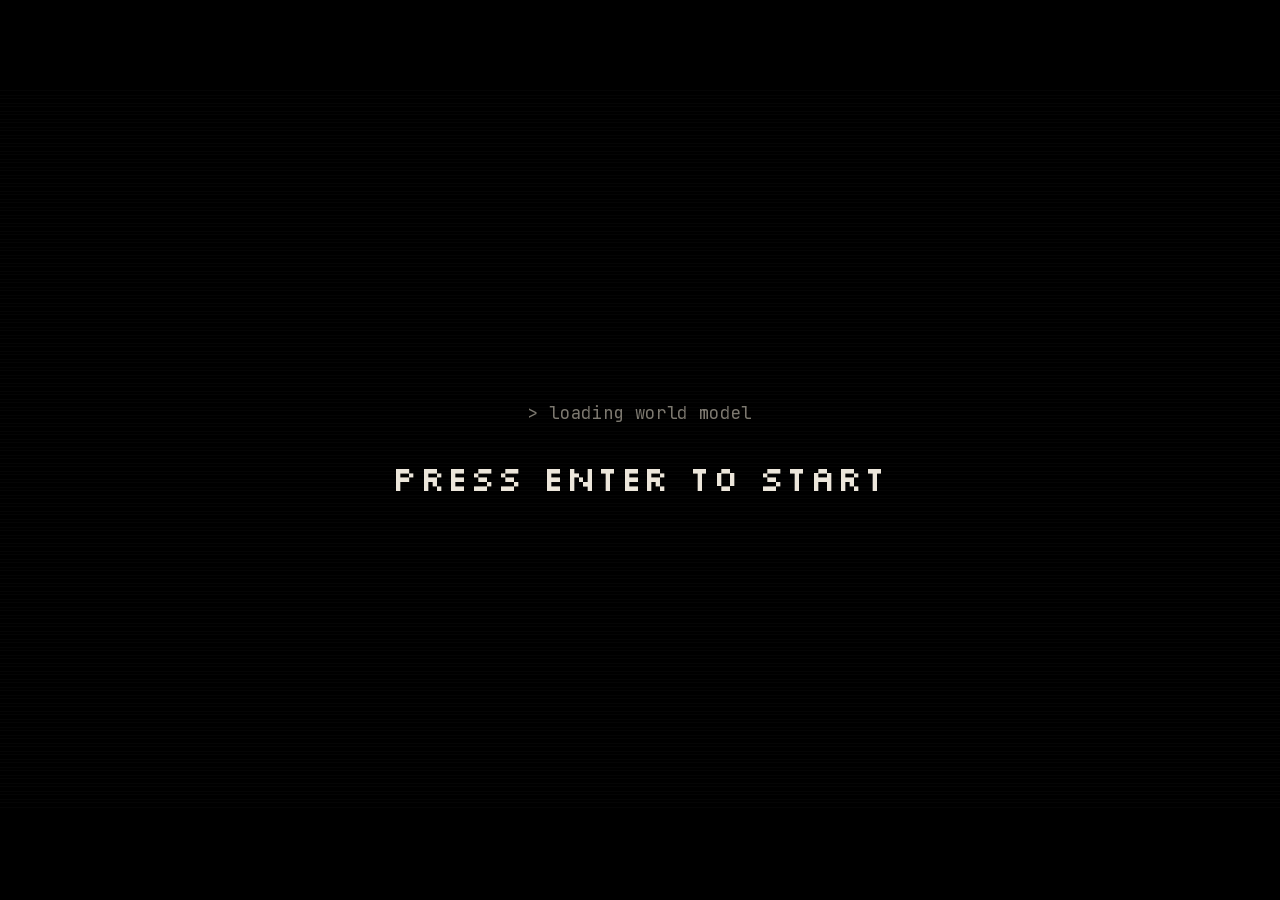
<file: index.html>
<!doctype html>
<html lang="ko">
<head>
<meta charset="utf-8">
<meta name="viewport" content="width=device-width, initial-scale=1">
<meta name="color-scheme" content="dark">
<title>GameNGen — 디퓨전 모델은 실시간 게임 엔진이다</title>
<meta name="description" content="논문 발표: Diffusion Models Are Real-Time Game Engines (Valevski et al., ICLR 2025)">
<link rel="icon" href="data:image/svg+xml,%3Csvg xmlns='http://www.w3.org/2000/svg' viewBox='0 0 16 16'%3E%3Crect width='16' height='16' fill='%230a0a0b'/%3E%3Crect x='3' y='3' width='10' height='10' fill='none' stroke='%235ef2ff' stroke-width='2'/%3E%3Crect x='6' y='6' width='4' height='4' fill='%23ff4a1c'/%3E%3C/svg%3E">
<link rel="stylesheet" href="css/deck.css">
<link rel="stylesheet" href="css/slides.css">
<script>
  /* Edit here: shown on the boot screen and title card (leave '' to hide). */
  window.DECK_CONFIG = { presenters: [['C411009', '구현호'], ['C011222', '안중현']], dept: '컴퓨터공학과', course: '비디오이미지프로세싱 · 논문 발표' };
</script>
</head>
<body>
<div id="stage">
  <div id="slides">

  <!-- ============ 0 · BOOT ============ -->
  <section class="slide s-boot" data-id="boot" data-steps="0" data-hud="off">
    <div class="boot-center">
      <div class="boot-line mono">&gt; loading world model<span class="boot-dots"></span></div>
      <div class="boot-press pixel">PRESS ENTER TO START</div>
    </div>
  </section>

  <!-- ============ 1 · HOOK ============ -->
  <section class="slide s-hook" data-id="hook" data-steps="2" data-hud="off" data-trans="cut">
    <canvas class="hook-ambient" width="48" height="27"></canvas>
    <div class="hook-screen">
      <video class="hook-video" src="assets/video/hook.mp4" poster="assets/img/hook-poster.jpg" muted loop playsinline preload="auto"></video>
    </div>
    <div class="hook-claim" data-f="1" data-fout="2">
      <h1 class="glitch" data-text="이 게임엔 엔진이 없습니다.">이 게임엔 엔진이 없습니다.</h1>
    </div>
    <div class="hook-sub" data-f="1" data-fout="2"><b>신경망</b>이 화면을 한 장씩 실시간으로 그리는 중</div>
    <div class="title-card" data-f="2">
      <div class="tc-kicker">비디오이미지프로세싱 · 논문 리뷰 · ICLR 2025</div>
      <h1 class="tc-title">Diffusion Models Are<br>Real-Time Game Engines</h1>
      <p class="tc-ko">디퓨전 모델은 실시간 게임 엔진이다</p>
      <div class="tc-authors">Dani Valevski · Yaniv Leviathan · Moab Arar · Shlomi Fruchter<small>Google Research · Google DeepMind · Tel Aviv University</small></div>
      <div class="tc-name"><span class="pixel">GAME<b>N</b>GEN</span></div>
      <div class="tc-presenter" id="tc-presenter"></div>
    </div>
    <div class="src">영상: gamengen.github.io · 사람이 GameNGen으로 DOOM을 플레이하는 장면</div>
  </section>

  <!-- ============ 2 · ENGINE LOOP ============ -->
  <section class="slide s-engine" data-id="engine" data-steps="2" data-trans="denoise">
    <header class="head">
      <h2 class="h2">게임 엔진이 <span class="dim">매 프레임</span> 하는 일</h2>
    </header>
    <svg class="eng-wires" viewBox="0 0 1920 1080" aria-hidden="true">
      <defs>
        <marker id="arw" viewBox="0 0 10 10" refX="8" refY="5" markerWidth="7" markerHeight="7" orient="auto-start-reverse"><path d="M0,0 L10,5 L0,10 z" fill="currentColor"/></marker>
      </defs>
      <g class="wires" fill="none" stroke="currentColor" stroke-width="3" marker-end="url(#arw)">
        <path d="M440,480 C500,480 505,570 556,570"/>
        <path d="M440,660 C500,660 505,570 556,570"/>
        <path class="w-mid" d="M860,570 L916,570"/>
        <path d="M1220,570 L1336,570"/>
        <path class="w-loop" d="M1560,382 C1560,300 280,300 280,416"/>
      </g>
      <path id="eng-pulse-path" d="M280,420 L280,450 L440,480 C500,480 505,570 556,570 L1336,570 L1560,382 C1560,300 280,300 280,420" fill="none" stroke="none"/>
      <circle class="eng-pulse" r="9"/>
      <text class="w-loop-lab" x="920" y="314" text-anchor="middle">1초에 20~60번 반복</text>
    </svg>
    <div class="node n-state">
      <span class="lab lab-a">게임 상태</span><span class="lab lab-b">과거 프레임</span>
      <small class="sm-a">위치 · 체력 · 적</small>
      <span class="mini-stack sm-b"><i></i><i></i><i></i><i></i></span>
    </div>
    <div class="node n-key"><span class="lab">키 입력</span><span class="keys"><kbd>↑</kbd><kbd>←</kbd><kbd>→</kbd><kbd>FIRE</kbd></span></div>
    <div class="node n-rules real shard-src"><span class="lab">규칙</span><code>if (hit) hp -= 10;</code></div>
    <div class="node n-render real shard-src"><span class="lab">렌더링</span><code>draw(walls, sprites);</code></div>
    <div class="node n-nn gen"><span class="lab">신경망</span><small>규칙<em>과</em> 렌더링을 한꺼번에 학습</small></div>
    <div class="node n-out"><div class="out-img"><img src="assets/img/hero2.jpg" alt="DOOM 화면"></div><span class="lab">다음 프레임</span></div>
    <div class="eng-q" data-f="1" data-fout="2"><i>“</i>신경망이 통째로 배운다면?<i>”</i></div>
    <div class="eng-big" data-f="2" data-fx="zoom"><span class="gen">다음 프레임</span> 예측</div>
    <div class="eng-big-sub" data-f="2">이미지 생성에 가장 강한 모델 → <b class="gen">Diffusion</b></div>
  </section>

  <!-- ============ 3 · DIFFUSION RECAP ============ -->
  <section class="slide s-diff" data-id="diffusion" data-steps="4">
    <header class="head">
      <h2 class="h2">Diffusion 복습 <span class="dim">+ Stable Diffusion</span></h2>
    </header>
    <div class="dn-panel">
      <div class="dn-view">
        <canvas class="dn-canvas" width="640" height="512"></canvas>
        <div class="dn-t mono">t = <b>1000</b></div>
      </div>
      <div class="dn-scrub" title="drag">
        <div class="dn-track"><i class="dn-fill"></i><i class="dn-thumb"></i></div>
        <div class="dn-ends"><span><span class="mono">x₀</span> 깨끗한 이미지</span><span><span class="mono">x<sub>T</sub></span> 순수 노이즈</span></div>
      </div>
      <div class="dn-eq mono">x<sub>t</sub> = √ᾱ<sub>t</sub> · x<sub>0</sub> + √(1−ᾱ<sub>t</sub>) · ε, &nbsp; ε ~ 𝒩(0, I)</div>
    </div>
    <div class="dn-say" data-fout="2">
      <div class="ds ds-a"><div class="ds-k">학습 <span class="mono">forward</span></div>깨끗한 이미지에 노이즈를 섞고<span class="sub">UNet이 섞인 노이즈를 맞힘</span></div>
      <div class="ds ds-b"><div class="ds-k">생성 <span class="mono">reverse</span></div>순수 노이즈에서 시작해서<span class="sub">한 단계씩 노이즈를 걷어냄</span></div>
    </div>
    <div class="card dn-card c-latent" data-f="2">
      <div class="card-h"><span class="num">①</span> Latent space <span class="badge" data-f="4">← GameNGen이 바꾸는 곳</span></div>
      <div class="lat-row">
        <figure><img src="assets/img/hero.jpg" alt=""><figcaption><span class="mono">320×256×3</span> 픽셀</figcaption></figure>
        <div class="lat-arrow">인코더<i></i></div>
        <figure class="lat-z"><div class="lat-stack"><canvas class="lat-canvas" width="40" height="32"></canvas><i></i><i></i><i></i></div><figcaption><span class="mono">40×32×4</span> latent</figcaption></figure>
        <p class="card-p">수업 때 본 <b>오토인코더</b>로<br>픽셀 <b>8×8</b>을 latent 한 칸에 압축<br>→ 작은 latent에서 디노이징해 <b>훨씬 빠름</b></p>
      </div>
    </div>
    <div class="card dn-card c-cond" data-f="3">
      <div class="card-h"><span class="num">②</span> Conditioning <span class="badge" data-f="4">← 여기도</span></div>
      <div class="cond-row">
        <div class="prompt serif">“a cat on the beach”</div>
        <div class="lat-arrow">텍스트 인코더<i></i></div>
        <svg class="cond-unet" viewBox="0 0 260 150" aria-hidden="true">
          <g class="rails"><path d="M60,0 V58"/><path d="M130,0 V74"/><path d="M200,0 V58"/></g>
          <g class="tok"><circle cx="60" cy="0" r="6"/><circle cx="130" cy="0" r="6"/><circle cx="200" cy="0" r="6"/></g>
          <path class="unet" d="M10,40 L110,74 L150,74 L250,40 L250,140 L150,106 L110,106 L10,140 Z"/>
          <text x="130" y="96" text-anchor="middle">UNet</text>
        </svg>
        <p class="card-p">텍스트 토큰을<br><b>cross-attention</b>으로 UNet에 전달</p>
      </div>
    </div>
  </section>

  <!-- ============ 4 · DATA ============ -->
  <section class="slide s-data" data-id="data" data-steps="2" data-trans="denoise">
    <canvas class="tile-wall" width="1920" height="1080"></canvas>
    <div class="tile-shade"></div>
    <header class="head">
      <h2 class="h2">에이전트가 대신 플레이하고, <span class="dim">전부 녹화</span></h2>
    </header>
    <div class="pipe">
      <div class="pipe-node"><svg class="pipe-bot" viewBox="0 0 120 112" fill="none" stroke="currentColor" stroke-width="5" stroke-linecap="round" stroke-linejoin="round" aria-hidden="true"><path d="M60 8v16"/><circle cx="60" cy="8" r="4" fill="currentColor"/><rect x="22" y="26" width="76" height="58" rx="14"/><circle cx="45" cy="54" r="7" fill="var(--real)" stroke="none"/><circle cx="75" cy="54" r="7" fill="var(--real)" stroke="none"/><path d="M48 72h24"/><path d="M14 46v20M106 46v20"/><path d="M40 84v14M80 84v14"/></svg><b>강화학습 에이전트</b><small class="mono">PPO</small></div>
      <div class="pipe-arrow"></div>
      <div class="pipe-node"><div class="pipe-screen"><img src="assets/img/hero2.jpg" alt=""></div><b>DOOM 플레이</b><small class="mono">ViZDoom</small></div>
      <div class="pipe-arrow"></div>
      <div class="pipe-node pair"><div class="pair-box"><span class="pf">화면</span><span class="pa">누른 키</span></div><b>(화면, 키) 쌍</b></div>
    </div>
    <div class="counter" data-f="1" data-fx="zoom">
      <div class="counter-n mono">0</div>
      <div class="counter-l">모은 학습 데이터 · <b>(화면, 키) 쌍</b></div>
    </div>
    <div class="skill" data-f="2">
      <div class="skill-bar"><i></i></div>
      <div class="skill-ends"><span>서툰 플레이</span><span>학습하는 내내 전부 녹화</span><span>능숙한 플레이</span></div>
    </div>
  </section>

  <!-- ============ 5 · MODEL (3D) ============ -->
  <section class="slide s-model" data-id="model" data-steps="4">
    <canvas class="gl m-gl"></canvas>
    <div class="m-labels"></div>
    <header class="head">
      <h2 class="h2">Stable Diffusion v1.4<br><span class="dim">두 군데만 바꾼다</span></h2>
    </header>
    <ol class="m-list">
      <li class="li1"><span class="mono">01</span><div>조건 입력<br><span class="was">텍스트 프롬프트</span> → <b class="gen">키 입력</b></div></li>
      <li class="li2"><span class="mono">02</span><div>과거 프레임<br><b class="real">최근 64장</b>을 함께 입력</div></li>
      <li class="li3"><span class="mono">↺</span><div>반복<br>출력이 <b class="gen">다시 과거 프레임으로</b></div></li>
    </ol>
    <div class="m-quote" data-f="2" data-fout="3"><span class="gen">키보드</span>로 조종하는 Stable Diffusion</div>
    <img class="m-fallback" src="assets/fig/fig3.png" alt="GameNGen 구조 개요 (논문 Figure 3)">
    <div class="paper"><img src="assets/fig/fig3.png" alt="Figure 3"><span>논문 Figure 3 · 구조 개요</span></div>
  </section>

  <!-- ============ 6 · DRIFT ============ -->
  <section class="slide s-drift" data-id="drift" data-steps="3" data-trans="denoise">
    <header class="head">
      <h2 class="h2">만들수록 <span class="real">오차가 쌓인다</span></h2>
    </header>
    <div class="scene sc-film" data-fout="1">
      <div class="film">
        <figure><img src="assets/fig/fig4_no_0.jpg" alt=""><figcaption>프레임 <span class="mono">0</span></figcaption></figure>
        <figure><img src="assets/fig/fig4_no_1.jpg" alt=""><figcaption class="mono">10</figcaption></figure>
        <figure><img src="assets/fig/fig4_no_2.jpg" alt=""><figcaption class="mono">20</figcaption></figure>
        <figure><img src="assets/fig/fig4_no_3.jpg" alt=""><figcaption class="mono">30</figcaption></figure>
        <figure><img src="assets/fig/fig4_no_4.jpg" alt=""><figcaption class="mono">40</figcaption></figure>
      </div>
      <div class="film-bar"><span>20~30프레임 이후 빠르게 무너짐</span></div>
      <div class="film-cap">논문 Fig. 4 · 노이즈 증강 없이 생성, 10프레임 간격</div>
    </div>
    <div class="scene sc-split" data-f="1" data-fout="3">
      <div class="lane lane-train">
        <div class="lane-h"><b class="real">학습할 때</b><span class="mono">teacher forcing</span></div>
        <div class="lane-row">
          <div class="hist"><img class="hs real-b" src="assets/fig/fig4_no_0.jpg" alt=""><img class="hs real-b" src="assets/fig/fig4_aug_1.jpg" alt=""><img class="hs real-b" src="assets/fig/fig4_aug_2.jpg" alt=""><img class="hs real-b" src="assets/fig/fig4_aug_3.jpg" alt=""></div>
          <div class="arrow-r"></div><div class="model-chip">모델</div><div class="arrow-r"></div>
          <div class="out"><img src="assets/fig/fig4_aug_4.jpg" alt=""><span class="ok">오차 작음</span></div>
        </div>
        <p class="lane-p">과거 프레임 = 게임의 <b class="real">진짜</b> 화면</p>
      </div>
      <div class="lane lane-play">
        <div class="lane-h"><b class="gen">플레이할 때</b><span class="mono">auto-regressive</span></div>
        <div class="lane-row">
          <div class="hist"><canvas class="hs gen-b" width="160" height="128"></canvas><canvas class="hs gen-b" width="160" height="128"></canvas><canvas class="hs gen-b" width="160" height="128"></canvas><canvas class="hs gen-b" width="160" height="128"></canvas></div>
          <div class="arrow-r"></div><div class="model-chip">모델</div><div class="arrow-r"></div>
          <div class="out"><canvas class="sim" width="320" height="256"></canvas><span class="bad"><b class="sim-n mono">0</b>번째 · 오차 ↑</span></div>
        </div>
        <svg class="feedback" viewBox="0 0 900 80" aria-hidden="true"><path d="M760,4 C760,70 120,70 120,4" /></svg>
        <p class="lane-p">과거 프레임 = 모델이 <b class="gen">직접 만든</b> 화면<br>(조금씩 틀림)</p>
        <div class="illu">설명용 시뮬레이션</div>
      </div>
    </div>
    <div class="scene sc-copy" data-f="2" data-fout="3">
      <div class="copies"></div>
      <div class="copy-cap">복사본의 복사본의 복사본…</div>
    </div>
    <div class="ask" data-f="3"><p><em>여러분</em>이라면 어떻게 고칠까요?</p></div>
    <div class="paper"><img src="assets/fig/fig4.jpg" alt="Figure 4"><span>논문 Figure 4 · Auto-regressive drift (위: 노이즈 증강 없음, 아래: 있음)</span></div>
  </section>

  <!-- ============ 7 · FIX ============ -->
  <section class="slide s-fix" data-id="fix" data-steps="4" data-trans="denoise">
    <header class="head">
      <h2 class="h2">과거 프레임에 <span class="gen">노이즈</span>를 섞어서 학습</h2>
    </header>
    <div class="scene fx-a" data-fout="2">
      <div class="na-hist">
        <div class="na-lab"><b>학습할 때</b> 넣는 과거 프레임</div>
        <div class="na-row">
          <div class="na-f"><img src="assets/fig/fig4_aug_0.jpg" alt=""><canvas width="160" height="128"></canvas></div>
          <div class="na-f"><img src="assets/fig/fig4_aug_1.jpg" alt=""><canvas width="160" height="128"></canvas></div>
          <div class="na-f"><img src="assets/fig/fig4_aug_2.jpg" alt=""><canvas width="160" height="128"></canvas></div>
          <div class="na-f"><img src="assets/fig/fig4_aug_3.jpg" alt=""><canvas width="160" height="128"></canvas></div>
        </div>
        <div class="na-plus">+ 가우시안 노이즈 · 섞는 양은 매번 <b>랜덤</b></div>
      </div>
      <div class="na-dial">
        <svg viewBox="0 0 420 250" aria-hidden="true">
          <g class="buckets"></g>
          <line class="needle" x1="210" y1="220" x2="210" y2="60"/>
          <circle cx="210" cy="220" r="10" class="hub"/>
          <text x="30" y="246" class="dl">0</text><text x="390" y="246" class="dl" text-anchor="end">0.7</text>
        </svg>
        <div class="na-read">노이즈 양 α = <b class="na-a">0.00</b> &nbsp;→&nbsp; 구간 <b class="na-b">1</b>/10</div>
        <div class="na-emb">구간마다 <span class="gen">임베딩</span>을 학습해서 모델에 같이 입력</div>
      </div>
      <div class="na-quote" data-f="1">
        <blockquote>“앞서 만든 프레임의 정보를 <em>바로잡을 수 있게</em> 된다”</blockquote>
        <cite>Valevski et al., §3.2.1 &nbsp;<span class="serif">“allows the network to correct information sampled in previous frames”</span></cite>
      </div>
    </div>
    <div class="scene fx-b" data-f="2" data-fout="3">
      <div class="dip">
        <div class="dip-card"><canvas class="dip-c1" width="320" height="256"></canvas><div class="dip-t"><small>Diffusion</small>노이즈 섞인 <b>이미지</b> → 깨끗한 이미지</div></div>
        <div class="dip-eq">≈</div>
        <div class="dip-card gen-card"><div class="dip-hist"><canvas class="dip-c2" width="320" height="256"></canvas></div><div class="dip-t"><small>GameNGen</small>노이즈 섞인 <b>과거</b> → 다음 프레임</div></div>
      </div>
      <div class="dip-line">같은 디노이징 아이디어를 <span class="gen">과거 프레임</span>에 적용</div>
    </div>
    <div class="scene fx-c" data-f="3">
      <div class="ev-strips">
        <div class="ev-lab">노이즈 증강 <b class="real">없음</b></div>
        <div class="ev-row"><img src="assets/fig/fig4_no_0.jpg" alt=""><img src="assets/fig/fig4_no_1.jpg" alt=""><img src="assets/fig/fig4_no_2.jpg" alt=""><img src="assets/fig/fig4_no_3.jpg" alt=""><img src="assets/fig/fig4_no_4.jpg" alt=""></div>
        <div class="ev-lab">노이즈 증강 <b class="gen">있음</b></div>
        <div class="ev-row"><img src="assets/fig/fig4_aug_0.jpg" alt=""><img src="assets/fig/fig4_aug_1.jpg" alt=""><img src="assets/fig/fig4_aug_2.jpg" alt=""><img src="assets/fig/fig4_aug_3.jpg" alt=""><img src="assets/fig/fig4_aug_4.jpg" alt=""></div>
        <div class="ev-cap">논문 Fig. 4 · 같은 장면, 10프레임 간격</div>
      </div>
      <div class="ev-chart" data-f="4">
        <svg class="psnr" viewBox="0 0 760 520" aria-label="생성 단계별 PSNR"></svg>
        <div class="ev-cap">PSNR = 실제 화면과 픽셀이 얼마나 비슷한지 (높을수록 좋음) · 논문 Fig. 7 재구성</div>
      </div>
    </div>
    <div class="paper"><img src="assets/fig/fig7.png" alt="Figure 7"><span>논문 Figure 7 · 노이즈 증강의 효과 (LPIPS ↓, PSNR ↑)</span></div>
  </section>

  <!-- ============ 8 · REAL-TIME ============ -->
  <section class="slide s-rt" data-id="realtime" data-steps="1">
    <header class="head">
      <h2 class="h2">선명한 화면과 <span class="gen">20 FPS</span></h2>
    </header>
    <div class="rt-l">
      <div class="rt-h"><span class="num">①</span> 디코더만 다시 학습</div>
      <div class="wipe">
        <img class="w-b" src="assets/fig/fig12_r0_ft.jpg" alt="다시 학습한 디코더">
        <div class="w-a"><img src="assets/fig/fig12_r0_sd.jpg" alt="SD v1.4 디코더"></div>
        <div class="w-handle"><i></i></div>
        <span class="w-la">SD v1.4 디코더</span><span class="w-lb">다시 학습</span>
        <div class="w-hud"></div>
      </div>
      <p class="rt-p">기본 디코더는 <b>탄약·체력 숫자</b> 같은 작은 글씨가 뭉개짐 · 논문 Fig. 12<br>→ <b>reconstruction loss</b>로 게임 화면에 맞게 다시 학습함</p>
    </div>
    <div class="rt-r" data-f="1">
      <div class="rt-h"><span class="num">②</span> 디노이징은 <b class="gen">4</b>단계만</div>
      <div class="rt-row">
        <div class="steps-cd"><span class="cd-from mono">20–50<small>단계</small></span><span class="cd-arrow">↓</span><span class="cd-to">4<small>단계</small></span><span class="cd-l"><b>DDIM</b> = 단계를 건너뛰며 샘플링<br>프레임 하나당 디노이징 단계 수</span></div>
        <div class="rt-mon">
          <video class="rt-video" src="assets/video/loop.mp4" muted loop playsinline preload="auto"></video>
          <div class="fps mono"><b class="fps-n">20</b> FPS</div>
          <div class="tpu">TPU-v5 한 대</div>
        </div>
      </div>
      <div class="budget">
        <div class="bud-bar"><i class="u u1"></i><i class="u u2"></i><i class="u u3"></i><i class="u u4"></i><i class="ae"></i></div>
        <div class="bud-ticks"><span class="mono">0 ms</span><span>UNet × 4 = <span class="mono">40 ms</span></span><span>+ 오토인코더 → <b class="gen">프레임당 50 ms</b></span></div>
      </div>
    </div>
    <div class="paper"><img src="assets/fig/fig12.jpg" alt="Figure 12"><span>논문 Figure 12 · SD v1.4 디코더 (왼쪽) · 다시 학습한 디코더 (가운데) · 실제 화면 (오른쪽)</span></div>
  </section>

  <!-- ============ 9 · RESULTS ============ -->
  <section class="slide s-res" data-id="results" data-steps="3" data-trans="denoise">
    <header class="head">
      <h2 class="h2">얼마나 진짜 같을까?</h2>
    </header>
    <div class="psnr-box">
      <div class="pb-k">다음 프레임 PSNR</div>
      <div class="pb-n"><span class="pb-v">29.4</span><small>dB</small></div>
      <div class="pb-eq">≈ JPEG로 압축한 화질<span>품질 설정 20~30 수준</span></div>
      <div class="pb-note">과거 프레임은 진짜 화면 (teacher forcing)<br>테스트 기록 2,048개 기준</div>
    </div>
    <div class="poll" data-f="1" data-fout="3">
      <div class="poll-q">이 장면 다음, <b>진짜 프레임은 어느 쪽?</b></div>
      <div class="poll-ctx"><img src="assets/fig/fig5_a_ctx.jpg" alt=""><span>과거 프레임 4장<br>(실제 입력은 64장)</span></div>
      <div class="poll-ab">
        <figure class="pa"><img src="assets/fig/fig5_a_gt.jpg" alt=""><figcaption><b>A</b><span class="ans real">진짜 게임</span></figcaption></figure>
        <figure class="pbb"><img src="assets/fig/fig5_a_pred.jpg" alt=""><figcaption><b>B</b><span class="ans gen">GameNGen</span></figcaption></figure>
      </div>
      <div class="poll-src">논문 Fig. 5</div>
    </div>
    <div class="humans" data-f="3">
      <div class="hu-q">사람 평가 · <b>“어느 쪽이 진짜 게임?”</b></div>
      <svg class="hu-chart" viewBox="0 0 1060 560" aria-label="사람 평가"></svg>
      <div class="hu-note">평가자 10명 · 진짜 게임과 나란히 비교한 영상 130개 (+ 5~10분 생성한 뒤 영상 150개)</div>
    </div>
  </section>

  <!-- ============ 10 · LIMITATIONS ============ -->
  <section class="slide s-lim" data-id="limits" data-steps="2">
    <canvas class="gl l-gl"></canvas>
    <div class="l-labels">
      <div class="l-now">지금</div>
      <div class="l-edge"><b>약 3초</b> · 64프레임<br>여기까지만 기억</div>
      <div class="l-lost">잊힘 →</div>
    </div>
    <header class="head">
      <h2 class="h2">기억은 <span class="gen">약 3초</span>뿐</h2>
    </header>
    <div class="screen-mem" data-f="1" data-fout="2">
      <div class="sm-frame"><img src="assets/img/hero.jpg" alt=""><i class="sm-hl h1"></i><i class="sm-hl h2"></i></div>
      <div class="sm-t">대신 <b class="real">화면</b>이 기억해 줌<small>탄약·체력은 매 프레임 화면에 떠 있어 계속 남음<br>발표 화면 아래 상태 표시줄처럼 ↓</small></div>
    </div>
    <div class="lim-cards" data-f="2">
      <div class="lc"><span class="mono">01</span><h3>짧은 기억</h3><p>최근 약 3초만 봄<br>화면에 없는 정보는 잊음</p></div>
      <div class="lc"><span class="mono">02</span><h3>데이터 범위</h3><p>에이전트가 못 가 본 곳은<br>잘 못 만듦</p></div>
      <div class="lc"><span class="mono">03</span><h3>흉내만 가능</h3><p>있는 게임을 따라 할 뿐<br>새 게임은 못 만듦</p></div>
      <div class="lc"><span class="mono">04</span><h3>직접 하면 티 남</h3><p>저자들은 몇 초 만에<br>알아챈 경우가 많음</p></div>
    </div>
  </section>

  <!-- ============ 11 · TAKEAWAY ============ -->
  <section class="slide s-end" data-id="takeaway" data-steps="3" data-trans="denoise">
    <canvas class="gl e-gl"></canvas>
    <div class="gl e-still"></div>
    <div class="end-shade"></div>
    <ol class="sum" data-fout="1">
      <li><span class="mono">01</span><div><b>게임 엔진</b> → 다음 프레임 예측</div></li>
      <li><span class="mono">02</span><div><b class="gen">키 입력</b> + <b class="real">과거 프레임</b>을 조건으로 받는<br>Stable Diffusion</div></li>
      <li><span class="mono">03</span><div>Drift는 <b class="gen">노이즈 증강</b>으로 해결</div></li>
    </ol>
    <div class="wm" data-f="1" data-fout="3">
      <div class="wm-hd">
        <div class="wm-k">앞으로</div>
        <div class="wm-t">World models</div>
        <div class="wm-s"><b>상호작용할 수 있는 세계</b>를 흉내 내는 신경망</div>
      </div>
      <div class="genie" data-f="2">
        <div class="gn-h">최근 사례 <b>Genie 4</b><span>Google DeepMind · 2026년 10월 공개 · 연구 프리뷰</span></div>
        <div class="gn-grid">
          <div class="gn-c"><small>GameNGen</small>기존 게임 <b>DOOM 하나</b>를 흉내</div>
          <div class="gn-c gen-c"><small>Genie 4</small>글로 설명한 <b>새 세계</b>를 실시간 생성<br>키보드로 이동 · 텍스트로 장면 변경</div>
        </div>
        <div class="gn-foot">남은 숙제는 같음 · 오래 돌리면 화면이 흐트러짐 <span class="real">(drift)</span></div>
      </div>
    </div>
    <div class="thanks" data-f="3">
      <div class="th-t">감사합니다</div>
      <div class="th-q"><span class="pixel">&gt;</span>질문 받겠습니다</div>
      <div class="th-ref mono">Valevski, Leviathan, Arar, Fruchter · “Diffusion Models Are Real-Time Game Engines” · ICLR 2025 · arXiv 2408.14837 · gamengen.github.io</div>
    </div>
  </section>

  <!-- ============ A · Q&A BACKUP ============ -->
  <section class="slide s-qa" data-id="qa" data-steps="0">
    <header class="head">
      <h2 class="h2">질문 있으신가요?</h2>
    </header>
    <div class="qa-grid">
      <button class="qa-c" data-q="1"><b class="mono">1</b>왜 GAN이 아니라 diffusion?</button>
      <button class="qa-c" data-q="2"><b class="mono">2</b>4단계면 충분한 이유?</button>
      <button class="qa-c" data-q="3"><b class="mono">3</b>왜 랜덤 플레이 대신 RL 에이전트?</button>
      <button class="qa-c" data-q="4"><b class="mono">4</b>64프레임이나 필요할까?</button>
      <button class="qa-c" data-q="5"><b class="mono">5</b>노이즈 증강, 구체적으로는?</button>
      <button class="qa-c" data-q="6"><b class="mono">6</b>다른 게임에도 될까?</button>
      <button class="qa-c" data-q="7"><b class="mono">7</b>게임 엔진을 대신할 수 있을까?</button>
      <button class="qa-c" data-q="8"><b class="mono">8</b>RL 에이전트 보상은 어떻게?</button>
      <button class="qa-c" data-q="9"><b class="mono">9</b>수업 때 본 식과 왜 다를까?</button>
      <button class="qa-c" data-q="0"><b class="mono">0</b>Sora 같은 영상 생성과 다른 점은?</button>
    </div>
    <div class="qa-hint">숫자 키 <kbd>1</kbd>–<kbd>9</kbd> <kbd>0</kbd> 으로 답변 열기 · <kbd>Esc</kbd> 닫기</div>
    <div class="qa-detail">
      <div class="qd-in">
        <div class="qd-q"></div>
        <div class="qd-body">
          <div class="qd-a"></div>
          <div class="qd-fig"></div>
        </div>
        <div class="qd-hint">Esc · 돌아가기</div>
      </div>
    </div>
  </section>

  </div><!-- /slides -->

  <div id="letterbox"><i class="lb-t"></i><i class="lb-b"></i></div>

  <div id="hud">
    <div class="hud-seg hs-lvl"><b class="hud-v" id="hud-lvl">01/11</b></div>
    <div class="hud-seg hs-title"><b class="hud-t" id="hud-title">—</b></div>
    <div class="hud-seg hs-keys"><div class="hk"><kbd data-k="prev">←</kbd><kbd data-k="next">→</kbd></div></div>
    <div class="hud-seg hs-int"><b class="hud-v" id="hud-int">100%</b></div>
  </div>

  <canvas id="fx-noise" width="480" height="270"></canvas>
  <div id="fx-ddim" class="mono"></div>
  <div id="grain"></div>
  <div id="scan"></div>
  <div id="blackout"></div>

  <div id="overview"><div class="ov-h">전체 보기 · 슬라이드를 누르면 이동 · O로 닫기</div><div class="ov-grid"></div></div>
  <div id="help">
    <div class="help-in">
      <h3>단축키</h3>
      <p><kbd>→</kbd> <kbd>Space</kbd> <kbd>PgDn</kbd> 다음 &nbsp; <kbd>←</kbd> <kbd>PgUp</kbd> 이전</p>
      <p><kbd>P</kbd> 발표자 화면 &nbsp; <kbd>O</kbd> 전체 보기 &nbsp; <kbd>F</kbd> 전체화면 &nbsp; <kbd>B</kbd> 화면 끄기 &nbsp; <kbd>L</kbd> 레이저 포인터</p>
      <p><kbd>G</kbd> 논문 그림 &nbsp; <kbd>Q</kbd> Q&amp;A 부록 &nbsp; <kbd>M</kbd> 저사양 모드 (3D 끔) &nbsp; <kbd>R</kbd> 타이머 리셋</p>
      <p><kbd>3</kbd><kbd>Enter</kbd> 3번 슬라이드로 이동 &nbsp; <kbd>Home</kbd>/<kbd>End</kbd> 처음/끝</p>
      <p class="lite-state"></p>
    </div>
  </div>
</div>

<script src="vendor/three.min.js"></script>
<script src="js/img-data.js"></script>
<script src="js/notes.js"></script>
<script src="js/fx.js"></script>
<script src="js/deck.js"></script>
<script src="js/laser.js"></script>
<script src="js/slides/s-boot-hook.js"></script>
<script src="js/slides/s-engine.js"></script>
<script src="js/slides/s-diffusion.js"></script>
<script src="js/slides/s-data.js"></script>
<script src="js/slides/s-model.js"></script>
<script src="js/slides/s-drift.js"></script>
<script src="js/slides/s-fix.js"></script>
<script src="js/slides/s-realtime.js"></script>
<script src="js/slides/s-results.js"></script>
<script src="js/slides/s-limits.js"></script>
<script src="js/slides/s-takeaway.js"></script>
<script src="js/slides/s-qa.js"></script>
<script>Deck.start();</script>
</body>
</html>
</file>
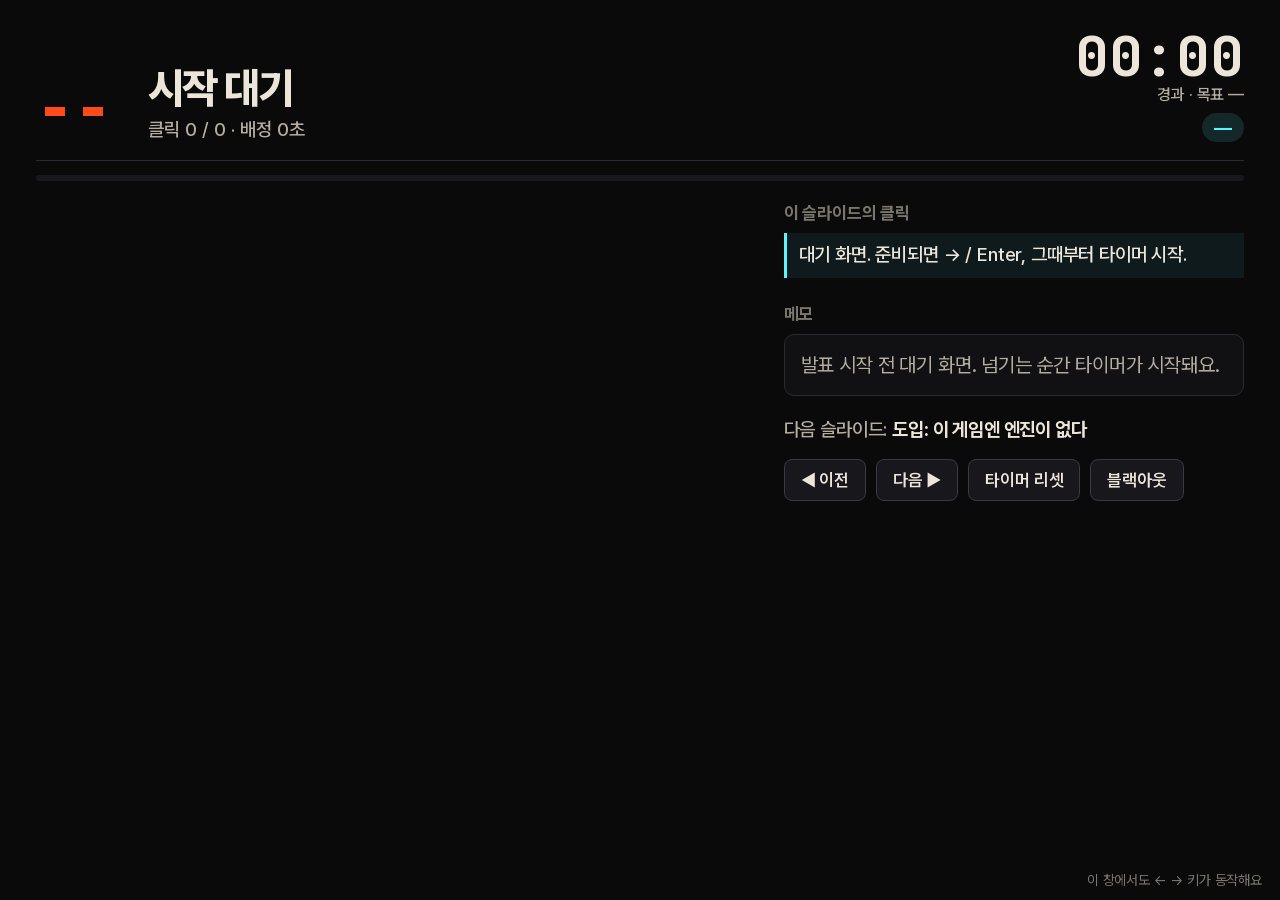
<file: presenter.html>
<!doctype html>
<html lang="ko">
<head>
<meta charset="utf-8">
<meta name="viewport" content="width=device-width, initial-scale=1">
<title>발표자 화면 — GameNGen</title>
<meta name="color-scheme" content="dark">
<link rel="stylesheet" href="css/deck.css">
<style>
  html,body{overflow:auto;background:#0a0a0b}
  body{padding:28px 36px;font-family:var(--display);color:var(--ink);height:100vh;box-sizing:border-box;display:flex;flex-direction:column}
  .top{display:flex;align-items:flex-end;gap:36px;border-bottom:1px solid var(--line);padding-bottom:18px}
  .lvl{font:800 64px/1 var(--mono);color:var(--real)}
  .ttl{font-weight:800;font-size:42px;line-height:1.2;letter-spacing:-.035em;flex:1}
  .stp{font-size:19px;font-weight:500;letter-spacing:0;color:var(--ink2);margin-top:6px}
  .clk{text-align:right;font-family:var(--mono)}
  .clk b{display:block;font-size:56px;line-height:1}
  .clk small{font:500 16px var(--sans);color:var(--ink2)}
  .pace{font:700 18px var(--sans);padding:4px 12px;border-radius:999px;display:inline-block;margin-top:8px}
  .pace.ok{background:rgba(94,242,255,.12);color:var(--gen)}
  .pace.late{background:rgba(255,74,28,.16);color:var(--real)}
  .grid{display:grid;grid-template-columns:1.55fr 1fr;gap:34px;margin-top:22px;flex:1;min-height:0}
  /* only the script column scrolls, so the timer and click list stay put */
  .script{font-size:28px;line-height:1.7;letter-spacing:-.02em;white-space:pre-wrap;color:var(--ink);overflow:auto;padding-right:14px}
  .side{overflow:auto}
  .script b{color:var(--warn)}
  .script i{color:var(--gen)}
  /* (괄호) = not spoken: gesture / pause / glance */
  .script .dir{color:var(--ink3);font-size:.74em;font-weight:500;letter-spacing:-.01em}
  /* script split at [→]: what's already said dims, the part for this click stays bright */
  .script .seg{transition:opacity .3s}
  .script .seg.past{opacity:.32}
  .script .seg.later{opacity:.55}
  .script .go{scroll-margin-top:6px}
  .script .go{display:inline-block;font:800 15px/1 var(--sans);letter-spacing:0;padding:6px 10px;margin:0 8px 0 0;border-radius:6px;vertical-align:4px;border:1px solid var(--line2);color:var(--ink2);background:var(--bg3)}
  .script .go.done{opacity:.32}
  .script .go.nxt{color:#0a0a0b;background:var(--gen);border-color:var(--gen);box-shadow:0 0 16px rgba(94,242,255,.55);animation:goPulse 1.2s ease-in-out infinite}
  @keyframes goPulse{50%{box-shadow:0 0 4px rgba(94,242,255,.2)}}
  .side h4{font:700 17px var(--sans);color:var(--ink3);margin:0 0 10px}
  .cues{list-style:none;margin:0 0 26px;padding:0}
  .cues li{font:500 19px/1.5 var(--sans);color:var(--ink3);padding:8px 12px;border-left:3px solid transparent}
  .cues li.done{color:var(--ink2)}
  .cues li.cur{color:var(--ink);border-left-color:var(--gen);background:rgba(94,242,255,.07)}
  .cues li.nxt{color:var(--ink);border-left-color:var(--line2)}
  .memo{font-size:20px;line-height:1.6;color:var(--ink2);background:var(--bg2);border:1px solid var(--line);border-radius:10px;padding:14px 16px;margin-bottom:22px}
  .next{font:500 19px var(--sans);color:var(--ink2)}
  .next b{color:var(--ink)}
  .btns{display:flex;gap:10px;margin-top:18px;flex-wrap:wrap}
  .btns button{background:var(--bg3);border:1px solid var(--line2);border-radius:8px;color:var(--ink);font:600 17px var(--sans);padding:10px 16px;cursor:pointer}
  .btns button:hover{border-color:var(--gen)}
  .conn{position:fixed;right:18px;bottom:12px;font:14px var(--sans);color:var(--ink3)}
  .bar{height:6px;background:var(--bg3);border-radius:3px;margin-top:14px;overflow:hidden}
  .bar i{display:block;height:100%;background:var(--gen);width:0;transition:width .3s}
  .bar i.late{background:var(--real)}
</style>
</head>
<body>
  <div class="top">
    <div class="lvl" id="lvl">--</div>
    <div class="ttl"><div id="ttl">덱 창을 기다리는 중…</div><div class="stp" id="stp"></div></div>
    <div class="clk"><b id="clk">00:00</b><small>경과 · 목표 <span id="tgt">—</span></small><br><span class="pace ok" id="pace">시간 맞음</span></div>
  </div>
  <div class="bar"><i id="sbar"></i></div>
  <div class="grid">
    <div class="script" id="script"></div>
    <div class="side">
      <h4>이 슬라이드의 클릭</h4>
      <ul class="cues" id="cues"></ul>
      <h4>메모</h4>
      <div class="memo" id="memo"></div>
      <div class="next" id="next"></div>
      <div class="btns">
        <button data-c="prev">◀ 이전</button><button data-c="next">다음 ▶</button>
        <button data-c="reset">타이머 리셋</button><button data-c="black">블랙아웃</button>
      </div>
    </div>
  </div>
  <div class="conn" id="conn">이 창에서도 ← → 키가 동작해요</div>
<script src="js/notes.js"></script>
<script>
(function () {
  const N = window.DECK_NOTES, $ = id => document.getElementById(id);
  let st = null, slideStart = Date.now(), lastIdx = -1, bc = null;
  try { bc = new BroadcastChannel('gamengen-deck'); bc.onmessage = e => onState(e.data); } catch (e) {}
  addEventListener('storage', e => { if (e.key === 'gg-state' && e.newValue) onState(JSON.parse(e.newValue)); });
  function send(cmd, extra) {
    const m = Object.assign({ type: 'cmd', cmd, nonce: Math.random().toString(36).slice(2) }, extra || {});
    try { bc && bc.postMessage(m); } catch (e) {}
    try { localStorage.setItem('gg-cmd', JSON.stringify(m)); } catch (e) {}
  }
  const md = s => s.replace(/&/g, '&amp;').replace(/</g, '&lt;').replace(/\*\*(.+?)\*\*/g, '<b>$1</b>').replace(/\*(.+?)\*/g, '<i>$1</i>');
  // [→] in the script = click here. Segment k is spoken while the deck sits at step k.
  function renderScript(n, s) {
    const html = md(n.script || '');
    if (s.id === 'qa') return html;
    return html.replace(/\(([^()\n]*)\)/g, '<span class="dir">($1)</span>').split('[→]').map((p, k) =>
      (k ? `<span class="go ${k <= s.step ? 'done' : k === s.step + 1 ? 'nxt' : ''}">▶ 클릭 ${k}</span>` : '') +
      `<span class="seg ${k < s.step ? 'past' : k > s.step ? 'later' : 'cur'}">${p}</span>`).join('');
  }
  const fmt = s => String(Math.floor(s / 60)).padStart(2, '0') + ':' + String(Math.floor(s % 60)).padStart(2, '0');
  function onState(s) {
    if (!s || s.type !== 'state') return;
    st = s;
    if (s.idx !== lastIdx) { slideStart = Date.now(); lastIdx = s.idx; }
    const n = N[s.id] || {};
    $('lvl').textContent = s.id === 'boot' ? '--' : s.id === 'qa' ? 'Q&A' : String(s.idx).padStart(2, '0');
    $('ttl').textContent = n.title || s.id;
    $('stp').textContent = `클릭 ${s.step} / ${s.steps} · 배정 ${n.budget || 0}초`;
    $('script').innerHTML = renderScript(n, s);
    // bring the part for this click (with its ▶ badge) to the top of the script column
    const cur = $('script').querySelector('.seg.cur');
    if (cur && s.step > 0) (cur.previousElementSibling || cur).scrollIntoView({ block: 'start', behavior: 'smooth' });
    else $('script').scrollTop = 0;
    $('memo').textContent = n.memo || '—';
    $('tgt').textContent = n.cum ? fmt(n.cum) : '—';
    $('cues').innerHTML = (n.cues || []).map((c, i) => `<li class="${i < s.step ? 'done' : i === s.step ? 'cur' : i === s.step + 1 ? 'nxt' : ''}">${md(c)}</li>`).join('');
    const nid = s.ids && s.ids[s.idx + 1], nn = N[nid];
    $('next').innerHTML = s.step < s.steps ? `다음 클릭: <b>${md((n.cues || [])[s.step + 1] || '')}</b>` : (nn ? `다음 슬라이드: <b>${nn.title}</b>` : '');
    tick();
  }
  function tick() {
    if (!st) return;
    const n = N[st.id] || {};
    const el = st.t0 ? (Date.now() - st.t0) / 1000 : 0;
    $('clk').textContent = fmt(el);
    const late = n.cum && el > n.cum + 5;
    $('pace').className = 'pace ' + (late ? 'late' : 'ok');
    $('pace').textContent = !n.cum ? '—' : late ? `${Math.round(el - n.cum)}초 늦음` : '시간 맞음';
    const inSlide = (Date.now() - slideStart) / 1000, b = n.budget || 0;
    $('sbar').style.width = b ? Math.min(100, inSlide / b * 100) + '%' : '0';
    $('sbar').className = b && inSlide > b ? 'late' : '';
  }
  setInterval(tick, 500);
  document.querySelectorAll('[data-c]').forEach(b => b.onclick = () => send(b.dataset.c));
  addEventListener('keydown', e => {
    if (['ArrowRight', 'PageDown', ' ', 'Enter'].includes(e.key)) { send('next'); e.preventDefault(); }
    if (['ArrowLeft', 'PageUp'].includes(e.key)) { send('prev'); e.preventDefault(); }
    if (e.key === 'b' || e.key === '.') send('black');
  });
  send('hello');
  try { const s = localStorage.getItem('gg-state'); if (s) onState(JSON.parse(s)); } catch (e) {}
})();
</script>
</body>
</html>
</file>
<file: css/deck.css>
/* ============ Fonts (bundled, OFL) ============ */
@font-face{font-family:'Pretendard';src:url(../fonts/pretendard-var.woff2) format('woff2');font-weight:45 920;font-display:block}
@font-face{font-family:'Archivo';src:url(../fonts/archivo-var.woff2) format('woff2');font-weight:100 900;font-stretch:62% 125%;font-display:block}
@font-face{font-family:'JetBrains Mono';src:url(../fonts/jetbrains-mono-var.woff2) format('woff2');font-weight:400 800;font-display:block}
@font-face{font-family:'Silkscreen';src:url(../fonts/silkscreen-400.woff2) format('woff2');font-weight:400;font-display:block}
@font-face{font-family:'Silkscreen';src:url(../fonts/silkscreen-700.woff2) format('woff2');font-weight:700;font-display:block}
@font-face{font-family:'Instrument Serif';src:url(../fonts/instrument-serif.woff2) format('woff2');font-style:normal;font-display:block}
@font-face{font-family:'Instrument Serif';src:url(../fonts/instrument-serif-italic.woff2) format('woff2');font-style:italic;font-display:block}

/* ============ Tokens ============
   real (orange)  = the real game / hand-written engine / ground truth
   gen  (cyan)    = produced by the neural network

   Type is Korean-first: every Korean line is Pretendard (no fake italics, no tracking).
   Archivo = English display words and big numbers only. Mono = numbers, code, formulas.
   Pixel = arcade decoration only.                                                   */
:root{
  --bg:#0a0a0b; --bg2:#111114; --bg3:#18181c; --line:#2a2a30; --line2:#3a3a42;
  --ink:#ece6da; --ink2:#b3ada2; --ink3:#7a766d;
  --real:#ff4a1c; --real2:#ff8a3d; --real-a:rgba(255,74,28,.16);
  --gen:#5ef2ff;  --gen2:#27b5c7;  --gen-a:rgba(94,242,255,.14);
  --warn:#ffd23f;
  --sans:'Pretendard',system-ui,-apple-system,'Apple SD Gothic Neo','Malgun Gothic',sans-serif;
  --display:var(--sans);
  --en:'Archivo','Pretendard',system-ui,sans-serif;
  --mono:'JetBrains Mono','Pretendard',ui-monospace,Menlo,monospace;
  --pixel:'Silkscreen','Pretendard',ui-monospace,monospace;
  --serif:'Instrument Serif','Pretendard',Georgia,serif;
  --ease:cubic-bezier(.2,.75,.1,1);
  --ease-io:cubic-bezier(.75,0,.2,1);
  --hud-h:72px;
  --mx:120px;          /* side margin */
}

/* Same look on every PC: Windows contrast themes (forced colors) and browser auto-dark
   must not repaint the deck. Hangul comes from the bundled Pretendard, never a system font.
   Motion/contrast preferences are deliberately ignored;
   reduced effects only via lite mode (M key or ?lite). */
html{forced-color-adjust:none;color-scheme:dark}
*{box-sizing:border-box}
html,body{margin:0;height:100%;background:#000;overflow:hidden}
body{color:var(--ink);font-family:var(--sans);letter-spacing:-.01em;word-break:keep-all;overflow-wrap:break-word;line-break:strict;
  font-feature-settings:'tnum' 0;-webkit-font-smoothing:antialiased;text-rendering:optimizeLegibility;cursor:default}
button{font:inherit;color:inherit;letter-spacing:inherit}
img{display:block}
kbd{font-family:var(--mono)}
b,strong{font-weight:700}

/* ============ Stage: fixed 1920×1080, scaled to fit, black around ============ */
#stage{position:absolute;left:50%;top:50%;width:1920px;height:1080px;transform-origin:50% 50%;
  transform:translate(-50%,-50%);background:var(--bg);overflow:hidden;isolation:isolate}
#slides{position:absolute;inset:0}
.slide{position:absolute;inset:0;visibility:hidden;overflow:hidden}
.slide.active{visibility:visible}
.slide.no-anim, .slide.no-anim *{transition:none !important}

/* ============ Step fragments ============ */
[data-f]{opacity:0;transform:translateY(26px);transition:opacity .65s var(--ease),transform .8s var(--ease),filter .7s var(--ease);pointer-events:none}
[data-f][data-fx="zoom"]{transform:scale(.92);filter:blur(10px)}
[data-f][data-fx="fade"]{transform:none}
.s1 [data-f="1"],.s2 [data-f="2"],.s3 [data-f="3"],.s4 [data-f="4"],.s5 [data-f="5"],.s6 [data-f="6"],.s7 [data-f="7"],.s8 [data-f="8"]{opacity:1;transform:none;filter:none;pointer-events:auto}
[data-fout]{transition:opacity .55s var(--ease),transform .7s var(--ease),filter .6s var(--ease)}
.s1 [data-fout="1"],.s2 [data-fout="2"],.s3 [data-fout="3"],.s4 [data-fout="4"],.s5 [data-fout="5"],.s6 [data-fout="6"]{opacity:0 !important;pointer-events:none !important;filter:blur(8px)}
/* stepping back: what leaves goes first, what returns follows */
.go-out,.go-out *{transition-delay:0s !important}
.come-in{transition-delay:.3s !important}

/* ============ Shared type ============ */
.mono{font-family:var(--mono);letter-spacing:0}
.en{font-family:var(--en)}
.pixel{font-family:var(--pixel);letter-spacing:.04em}
.serif{font-family:var(--serif)}
.tnum{font-variant-numeric:tabular-nums}
.real{color:var(--real)} .gen{color:var(--gen)} .dim{color:var(--ink3)}
.cap{font-size:19px;line-height:1.5;font-weight:500;color:var(--ink3)}

.head{position:absolute;left:var(--mx);top:128px;right:var(--mx);z-index:5}
.h2{margin:0;font-weight:800;font-size:72px;line-height:1.24;letter-spacing:-.035em}
.h2 .dim{font-weight:700}
.src{position:absolute;right:48px;bottom:calc(var(--hud-h) + 18px);font-size:16px;font-weight:500;color:var(--ink3);z-index:6}
.card{position:absolute;background:var(--bg2);border:1px solid var(--line);border-radius:16px;padding:28px 32px}
.card-h{font-weight:700;font-size:32px;line-height:1.2;letter-spacing:-.03em;display:flex;align-items:center;gap:14px}
.num{font-family:var(--mono);font-weight:600;color:var(--ink3)}
.badge{margin-left:auto;font-size:21px;font-weight:700;letter-spacing:-.01em;color:var(--gen)}

/* ============ HUD (bottom status bar) ============ */
#hud{position:absolute;left:0;right:0;bottom:0;height:var(--hud-h);display:flex;z-index:40;
  background:linear-gradient(180deg,#17171b,#0e0e11);border-top:2px solid #2c2c33;
  box-shadow:0 -1px 0 #000, inset 0 1px 0 rgba(255,255,255,.05);
  transition:transform .7s var(--ease-io),opacity .5s}
#stage.hud-off #hud{transform:translateY(105%);opacity:0}
.hud-seg{display:flex;flex-direction:column;justify-content:center;align-items:center;gap:6px;padding:0 30px;border-right:2px solid #232329;box-shadow:1px 0 0 rgba(255,255,255,.04);min-width:160px}
.hud-v{font:800 31px/1 var(--mono);color:var(--real);letter-spacing:.02em}
.hud-v.gen{color:var(--gen)}
.hs-title{flex:1;align-items:flex-start;min-width:0}
.hs-lvl{width:200px;padding:0}
.hs-lvl .hud-v{font-size:38px}
.hud-t{font-size:32px;font-weight:700;line-height:1;letter-spacing:-.02em;color:var(--ink);white-space:nowrap;overflow:hidden;text-overflow:ellipsis;max-width:100%}
.hs-int{border-right:none;min-width:150px}
/* key input: the action the "engine" just received */
.hs-keys{min-width:150px}
.hk{display:flex;gap:6px}
.hk kbd{display:block;width:40px;height:30px;border:1px solid var(--line2);border-bottom-width:3px;border-radius:6px;background:var(--bg3);font:700 18px/26px var(--sans);text-align:center;color:var(--ink3);transition:color .5s,border-color .5s,background .5s,box-shadow .5s,transform .5s}
.hk kbd.hit{color:#0a0a0b;background:var(--gen);border-color:var(--gen);box-shadow:0 0 18px rgba(94,242,255,.65);transform:translateY(2px);transition:none}
#hud-int{transition:color .4s}
#hud.int-low #hud-int{animation:blink .5s steps(2) infinite}
#hud.int-ok #hud-int{color:var(--gen)}
#hud.glow{animation:hudglow 1.2s ease-in-out 3}
#hud.glow .hud-v{color:#fff}
@keyframes hudglow{0%,100%{box-shadow:0 0 0 rgba(255,74,28,0)}50%{box-shadow:0 0 50px rgba(255,74,28,.7), inset 0 0 30px rgba(255,74,28,.35)}}
@keyframes blink{50%{opacity:.25}}

/* ============ Letterbox ============ */
#letterbox i{position:absolute;left:0;right:0;height:139px;background:#000;z-index:45;transition:transform 1.1s var(--ease-io)}
#letterbox .lb-t{top:0;transform:translateY(-101%)}
#letterbox .lb-b{bottom:0;transform:translateY(101%)}
#stage.lb-on #letterbox i{transform:none}

/* ============ FX overlays ============ */
#fx-noise{position:absolute;inset:0;width:100%;height:100%;z-index:60;opacity:0;pointer-events:none;image-rendering:pixelated}
#fx-ddim{position:absolute;right:40px;top:34px;z-index:61;font-size:16px;letter-spacing:.2em;color:var(--gen);opacity:0}
#grain{position:absolute;inset:-60px;z-index:70;pointer-events:none;opacity:.075;mix-blend-mode:overlay;
  background-image:url("data:image/svg+xml,%3Csvg xmlns='http://www.w3.org/2000/svg' width='220' height='220'%3E%3Cfilter id='n'%3E%3CfeTurbulence type='fractalNoise' baseFrequency='.85' numOctaves='2' stitchTiles='stitch'/%3E%3C/filter%3E%3Crect width='100%25' height='100%25' filter='url(%23n)'/%3E%3C/svg%3E");
  animation:grain .9s steps(5) infinite}
#scan{position:absolute;inset:0;z-index:71;pointer-events:none;
  background:repeating-linear-gradient(180deg,rgba(255,255,255,.018) 0 1px,transparent 1px 4px),
             radial-gradient(ellipse at center,transparent 58%,rgba(0,0,0,.45) 100%)}
@keyframes grain{0%{transform:translate(0,0)}20%{transform:translate(-30px,20px)}40%{transform:translate(25px,-35px)}60%{transform:translate(-15px,40px)}80%{transform:translate(35px,10px)}}
/* laser pointer (js/laser.js): lives outside the scaled stage, in screen pixels */
html.laser-on,html.laser-on *{cursor:none !important}
#laser{position:fixed;left:0;top:0;width:16px;height:16px;margin:-8px 0 0 -8px;border-radius:50%;pointer-events:none;z-index:2147483646;opacity:0;transition:opacity .25s;will-change:transform;
  background:radial-gradient(circle,#fff 0 16%,#ff5a48 34%,#ff2a1e 52%,rgba(255,42,30,0) 72%);
  box-shadow:0 0 10px 3px rgba(255,42,30,.75),0 0 30px 10px rgba(255,42,30,.32)}
#laser.on{opacity:1}
#laser-trail{position:fixed;left:0;top:0;width:100vw;height:100vh;pointer-events:none;z-index:2147483645}
#blackout{position:absolute;inset:0;background:#000;z-index:200;opacity:0;pointer-events:none;transition:opacity .4s}
#stage.black #blackout{opacity:1}
body.lite #grain{animation:none}

/* ============ Paper-figure overlay (G) ============ */
.paper{position:absolute;inset:0 0 var(--hud-h) 0;z-index:30;background:rgba(6,6,8,.94);display:flex;flex-direction:column;align-items:center;justify-content:center;gap:22px;opacity:0;pointer-events:none;transition:opacity .35s}
.paper img{max-width:1600px;max-height:760px;background:#fff;border-radius:8px;padding:14px}
.paper span{font-size:20px;font-weight:500;color:var(--ink2)}
.slide.show-paper .paper{opacity:1;pointer-events:auto}

/* ============ Overview & help ============ */
#overview,#help{position:absolute;inset:0;z-index:150;background:rgba(6,6,8,.96);display:none}
#overview.on,#help.on{display:block}
.ov-h{position:absolute;left:80px;top:48px;font-size:20px;font-weight:600;color:var(--ink2)}
.ov-grid{position:absolute;left:80px;right:80px;top:110px;display:grid;grid-template-columns:repeat(4,1fr);gap:22px}
.ov-c{height:190px;border:1px solid var(--line);border-radius:12px;padding:22px;background:var(--bg2);cursor:pointer;display:flex;flex-direction:column;justify-content:space-between;text-align:left;transition:border-color .2s,transform .2s}
.ov-c:hover{border-color:var(--gen);transform:translateY(-3px)}
.ov-c.cur{border-color:var(--real);box-shadow:0 0 0 1px var(--real)}
.ov-c b{font:800 40px var(--mono);color:var(--real)}
.ov-c span{font-weight:700;font-size:26px;line-height:1.3;letter-spacing:-.03em}
.ov-c small{font:15px var(--mono);color:var(--ink3)}
.help-in{position:absolute;left:50%;top:50%;transform:translate(-50%,-50%);width:1100px;font-size:26px;line-height:2.1;color:var(--ink2)}
.help-in h3{font-size:28px;font-weight:800;color:var(--ink);margin:0 0 12px}
.help-in p{margin:0}
.help-in kbd{display:inline-block;min-width:44px;text-align:center;padding:0 10px;border:1px solid var(--line2);border-bottom-width:3px;border-radius:7px;color:var(--ink);font-size:22px;line-height:40px;background:var(--bg3)}
</file>
<file: css/slides.css>
/* Slide layouts. Korean-first grid: side margin 120px, header block 100–240px,
   content 300px → 990px (HUD starts at 1008px). */

/* ================= 0 · BOOT ================= */
.s-boot{background:#000}
.boot-center{position:absolute;left:0;right:0;top:50%;transform:translateY(-50%);text-align:center}
.boot-line{font-size:26px;color:var(--ink3);margin-bottom:46px}
.boot-dots::after{content:'';animation:dots 1.6s steps(4) infinite}
@keyframes dots{0%{content:''}25%{content:'.'}50%{content:'..'}75%{content:'...'}}
.boot-press{font-size:52px;color:var(--ink);animation:blink 1.1s steps(2) infinite}

/* ================= 1 · HOOK ================= */
.s-hook{background:#000}
.hook-ambient{position:absolute;left:-10%;top:-10%;width:120%;height:120%;filter:blur(70px) saturate(1.5);opacity:.5;transition:opacity 1.2s}
.hook-screen{position:absolute;left:960px;top:540px;width:975px;height:780px;transform:translate(-50%,-50%);border-radius:4px;overflow:hidden;
  box-shadow:0 30px 120px rgba(0,0,0,.8);transition:left 1.3s var(--ease-io),top 1.3s var(--ease-io),width 1.3s var(--ease-io),height 1.3s var(--ease-io),border-radius 1.3s,filter .8s}
.hook-video{width:100%;height:100%;object-fit:cover;background:#111;transform:scale(1.05)}
.s-hook.s1 .hook-screen{filter:brightness(.45) saturate(.8)}
.s-hook.s2 .hook-screen{left:1480px;top:500px;width:680px;height:544px;border-radius:14px;filter:none;box-shadow:0 0 0 1px var(--line2),0 40px 120px rgba(0,0,0,.8)}
.s-hook.s2 .hook-ambient{opacity:.18}
.hook-claim{position:absolute;left:0;right:0;top:50%;transform:translateY(-50%);text-align:center;z-index:5}
.s-hook .hook-claim[data-f]{transform:translateY(-50%) scale(1.06)}
.s-hook.s1 .hook-claim{transform:translateY(-50%)}
.glitch{position:relative;display:inline-block;margin:0;font-weight:800;font-size:144px;line-height:1.15;letter-spacing:-.045em;color:#fff;text-shadow:0 8px 60px rgba(0,0,0,.9)}
.glitch::before,.glitch::after{content:attr(data-text);position:absolute;inset:0;opacity:0}
.glitch::before{color:var(--real);mix-blend-mode:screen}
.glitch::after{color:var(--gen);mix-blend-mode:screen}
.s1 .glitch::before{animation:gl1 .9s steps(1) .15s 1, gl1 .5s steps(1) 4s infinite}
.s1 .glitch::after{animation:gl2 .9s steps(1) .15s 1, gl2 .5s steps(1) 4.1s infinite}
@keyframes gl1{0%{opacity:.9;transform:translate(-8px,2px);clip-path:inset(10% 0 60% 0)}25%{transform:translate(6px,-3px);clip-path:inset(55% 0 20% 0)}50%{transform:translate(-4px,0);clip-path:inset(30% 0 45% 0)}75%{transform:translate(10px,2px);clip-path:inset(75% 0 5% 0)}100%{opacity:0}}
@keyframes gl2{0%{opacity:.9;transform:translate(8px,-2px);clip-path:inset(60% 0 10% 0)}25%{transform:translate(-6px,3px);clip-path:inset(15% 0 60% 0)}50%{transform:translate(5px,0);clip-path:inset(40% 0 35% 0)}75%{transform:translate(-9px,-2px);clip-path:inset(5% 0 80% 0)}100%{opacity:0}}
.hook-sub{position:absolute;left:0;right:0;bottom:48px;text-align:center;font-size:30px;font-weight:500;color:var(--ink2);z-index:46}
.hook-sub b{color:var(--gen);font-weight:700}
.title-card{position:absolute;left:var(--mx);top:236px;width:940px;z-index:5}
.s-hook .title-card[data-f]{transition-delay:.55s}
.tc-kicker{font-size:22px;font-weight:600;color:var(--ink3);margin-bottom:22px}
.tc-title{margin:0;font-family:var(--en);font-weight:860;font-stretch:72%;font-size:88px;line-height:.98;letter-spacing:-.01em}
.tc-ko{margin:22px 0 0;font-size:36px;font-weight:700;line-height:1.35;letter-spacing:-.03em;color:var(--ink2)}
.tc-authors{margin-top:44px;font-size:24px;font-weight:500;color:var(--ink2);line-height:1.5}
.tc-authors small{display:block;font-size:18px;color:var(--ink3)}
.tc-name{display:flex;align-items:center;gap:24px;margin-top:44px;padding-top:36px;border-top:1px solid var(--line2)}
.tc-name .pixel{font-size:60px;line-height:1}
.tc-name .pixel b{color:var(--gen);font-weight:700}
.tc-presenter{margin-top:28px;font-size:24px;font-weight:600;color:var(--ink3)}
.s-hook .src{opacity:0;transition:opacity .6s .8s;z-index:6}
.s-hook.s2 .src{opacity:1}

/* ================= 2 · ENGINE ================= */
.eng-wires{position:absolute;inset:0;width:100%;height:100%;color:var(--ink3);overflow:visible}
.eng-wires .w-loop{stroke-dasharray:10 12;animation:dash 1.2s linear infinite}
@keyframes dash{to{stroke-dashoffset:-44}}
.eng-pulse{fill:var(--real);transition:fill .5s}
.s1 .eng-pulse{fill:var(--gen)}
.w-loop-lab{font:600 20px var(--sans);fill:var(--ink2)}
.node{position:absolute;border:2px solid var(--line2);border-radius:14px;background:var(--bg2);padding:16px 22px;display:flex;flex-direction:column;justify-content:center;gap:10px;transition:opacity .5s,transform .7s var(--ease),border-color .5s,box-shadow .5s}
.node .lab{font-weight:700;font-size:32px;line-height:1.1;letter-spacing:-.03em}
.node small{font-size:19px;font-weight:500;color:var(--ink2)}
.n-state small{white-space:nowrap}
.node code{font:18px var(--mono);color:var(--real2)}
.node.real{border-color:var(--real);background:#1d1411}
.node.real .lab{color:var(--real)}
.n-state{left:120px;top:420px;width:320px;height:120px}
.n-key{left:120px;top:600px;width:320px;height:120px}
.keys{display:flex;gap:8px}
.keys kbd{display:inline-block;min-width:44px;padding:4px 10px;border:1px solid var(--line2);border-bottom-width:4px;border-radius:7px;font-size:17px;text-align:center;background:var(--bg3);color:var(--ink)}
.n-rules{left:560px;top:500px;width:300px;height:140px}
.n-render{left:920px;top:500px;width:300px;height:140px}
.n-nn{left:560px;top:490px;width:660px;height:160px;align-items:center;border-color:var(--gen);background:#0f2226;opacity:0;transform:scale(.7);filter:blur(12px);transition:opacity .6s,transform .9s var(--ease),filter .7s}
.n-nn .lab{color:var(--gen);font-size:46px;font-weight:800}
.n-nn small{font-size:21px}
.n-nn small em{color:var(--ink);font-style:normal;font-weight:700}
.s1 .n-nn{opacity:1;transform:none;filter:none;transition-delay:.45s}
.s1 .shard-src{opacity:0;transform:scale(.96);transition-duration:0s}
.n-out{left:1340px;top:382px;width:440px;padding:0;border:none;background:none;gap:14px}
.out-img{width:440px;height:352px;border:3px solid var(--real);border-radius:12px;overflow:hidden;transition:border-color .6s,box-shadow .6s}
.out-img img{width:100%;height:100%;object-fit:cover}
.s1 .out-img{border-color:var(--gen)}
.n-out .lab{transition:opacity .4s}
.s2 .n-out .lab{opacity:0}
.n-state .lab-b,.n-state .sm-b{display:none}
.s1 .n-state .lab-a,.s1 .n-state .sm-a{display:none}
.s1 .n-state .lab-b{display:block}
.s1 .n-state .sm-b{display:flex}
.mini-stack{gap:0;height:30px;position:relative}
.mini-stack i{width:46px;height:30px;border:2px solid var(--ink2);border-radius:4px;background:var(--bg3);margin-right:-26px}
.shard{position:absolute;pointer-events:none;border-radius:4px;background:#2a1812;border:2px solid var(--real)}
.eng-q{position:absolute;left:560px;top:744px;font-size:56px;font-weight:700;letter-spacing:-.035em;color:var(--ink)}
.eng-q i{font-style:normal;color:var(--ink3)}
.eng-big{position:absolute;left:114px;top:740px;font-weight:800;font-size:128px;line-height:1.1;letter-spacing:-.05em;white-space:nowrap}
.eng-big-sub{position:absolute;left:122px;top:906px;font-size:28px;font-weight:500;color:var(--ink2)}
.eng-big-sub b{font-weight:700}
.s-engine .eng-big-sub[data-f]{transition-delay:.35s}

/* ================= 3 · DIFFUSION ================= */
.dn-panel{position:absolute;left:120px;top:300px;width:560px}
.dn-view{position:relative;width:560px;height:448px;border-radius:12px;overflow:hidden;border:1px solid var(--line2);background:#222}
.dn-canvas{width:100%;height:100%;display:block}
.dn-t{position:absolute;left:14px;top:14px;font-size:22px;background:rgba(0,0,0,.65);padding:6px 12px;border-radius:6px}
.dn-t b{color:var(--warn)}
.dn-scrub{margin-top:22px;cursor:ew-resize;padding:8px 0;touch-action:none}
.dn-track{position:relative;height:10px;border-radius:5px;background:linear-gradient(90deg,#d9d3c6,#6d6d6d 55%,#3a3a3a)}
.dn-thumb{position:absolute;top:50%;left:100%;width:30px;height:30px;border-radius:50%;background:var(--ink);border:4px solid var(--bg);box-shadow:0 0 0 2px var(--ink2);transform:translate(-50%,-50%)}
.dn-ends{display:flex;justify-content:space-between;font-size:19px;font-weight:500;color:var(--ink3);margin-top:12px}
.dn-ends .mono{color:var(--ink2)}
.dn-eq{margin-top:20px;font-size:20px;color:var(--ink2);white-space:nowrap}
.dn-say{position:absolute;left:780px;top:320px;width:1020px}
.ds{font-size:44px;font-weight:700;line-height:1.38;letter-spacing:-.035em;margin-bottom:64px;opacity:.22;transition:opacity .6s}
.ds-k{display:flex;align-items:baseline;gap:12px;font-size:24px;font-weight:700;letter-spacing:-.01em;color:var(--real);margin-bottom:14px}
.ds-k .mono{font-size:19px;font-weight:500;color:var(--ink3)}
.ds-b .ds-k{color:var(--gen)}
.ds .sub{display:block;font-size:30px;font-weight:500;line-height:1.5;color:var(--ink2);margin-top:8px;letter-spacing:-.02em}
.s-diff .ds-a,.s-diff.s1 .ds-b{opacity:1}
.s-diff.s1 .ds-a{opacity:.22}
.dn-card{left:760px;width:1040px;height:300px}
.c-latent{top:300px}
.c-cond{top:628px}
.dn-card .badge[data-f]{transform:translateX(-14px)}
.s4 .dn-card .badge{transform:none}
.s4 .dn-card{border-color:var(--gen)}
.lat-row,.cond-row{display:flex;align-items:center;gap:22px;margin-top:24px}
.lat-z{margin-right:24px !important}
.lat-row figure{margin:0}
.lat-row img,.lat-canvas{width:180px;height:144px;border-radius:6px;display:block}
.lat-row figcaption{font-size:16px;color:var(--ink3);margin-top:10px;text-align:center}
.lat-arrow{display:flex;flex-direction:column;align-items:center;gap:8px;font-size:17px;font-weight:600;color:var(--ink3);white-space:nowrap}
.lat-arrow i{display:block;width:80px;height:2px;background:var(--ink3);position:relative}
.lat-arrow i::after{content:'';position:absolute;right:-2px;top:-5px;border:6px solid transparent;border-left:9px solid var(--ink3)}
.lat-stack{position:relative;width:180px;height:144px}
.lat-canvas{image-rendering:pixelated;position:relative;z-index:3;border:2px solid var(--ink2)}
.lat-stack i{position:absolute;inset:0;border:2px solid var(--line2);border-radius:6px;background:var(--bg3)}
.lat-stack i:nth-of-type(1){transform:translate(8px,-8px);z-index:2}
.lat-stack i:nth-of-type(2){transform:translate(16px,-16px);z-index:1}
.lat-stack i:nth-of-type(3){transform:translate(24px,-24px);z-index:0}
.card-p{margin:0;font-size:24px;line-height:1.55;letter-spacing:-.02em;color:var(--ink2);flex:1}
.card-p b{color:var(--ink)}
.prompt{font-style:italic;font-size:34px;padding:16px 22px;border:1px solid var(--line2);border-radius:10px;background:var(--bg3);white-space:nowrap;letter-spacing:0}
.cond-unet{width:200px;height:116px;flex:none}
.cond-unet .rails path{stroke:var(--ink3);stroke-width:2;stroke-dasharray:4 5}
.cond-unet .tok circle{fill:var(--ink)}
.s3 .cond-unet .tok circle{animation:tok 1.4s linear infinite}
.cond-unet .tok circle:nth-child(2){animation-delay:.45s !important}
.cond-unet .tok circle:nth-child(3){animation-delay:.9s !important}
@keyframes tok{0%{transform:translateY(0);opacity:0}15%{opacity:1}100%{transform:translateY(62px);opacity:0}}
.cond-unet .unet{fill:rgba(236,230,218,.06);stroke:var(--ink2);stroke-width:2}
.cond-unet text{font:600 18px var(--mono);fill:var(--ink2)}

/* ================= 4 · DATA ================= */
.tile-wall{position:absolute;inset:0;width:100%;height:100%}
.tile-shade{position:absolute;inset:0;background:
  radial-gradient(ellipse 58% 52% at 50% 58%,rgba(10,10,11,.94),rgba(10,10,11,.7) 62%,rgba(10,10,11,.38)),
  linear-gradient(180deg,rgba(10,10,11,.94) 0,rgba(10,10,11,0) 32%)}
.pipe{position:absolute;left:0;right:0;top:310px;display:flex;justify-content:center;align-items:center;gap:26px}
.pipe-node{width:310px;height:220px;border:1px solid var(--line2);border-radius:16px;background:rgba(17,17,20,.92);display:flex;flex-direction:column;align-items:center;justify-content:center;gap:12px}
.pipe-node b{font-size:28px;font-weight:700;letter-spacing:-.03em}
.pipe-node small{font-size:17px;color:var(--ink3)}
.pipe-bot{width:120px;height:112px;color:var(--ink2)}
.pipe-screen{width:140px;height:112px;border:2px solid var(--real);border-radius:6px;overflow:hidden}
.pipe-screen img{width:100%;height:100%;object-fit:cover}
.pair-box{display:flex;flex-direction:column;gap:8px;font-size:19px;font-weight:600}
.pair-box span{padding:8px 22px;border-radius:6px;text-align:center}
.pair-box .pf{border:2px solid var(--real);color:var(--real)}
.pair-box .pa{border:2px solid var(--ink2);color:var(--ink)}
.pipe-arrow{width:86px;height:2px;background:var(--line2);position:relative;overflow:visible}
.pipe-arrow::before{content:'';position:absolute;top:-4px;left:0;width:10px;height:10px;border-radius:50%;background:var(--real);animation:flow 1.2s linear infinite}
.pipe-arrow::after{content:'';position:absolute;right:-3px;top:-6px;border:7px solid transparent;border-left:10px solid var(--line2)}
@keyframes flow{from{left:0;opacity:0}20%{opacity:1}to{left:76px;opacity:0}}
.counter{position:absolute;left:0;right:0;top:590px;text-align:center}
.counter-n{font-size:150px;font-weight:800;line-height:1;color:var(--real);letter-spacing:-.02em}
.counter-l{font-size:26px;font-weight:600;color:var(--ink2);margin-top:16px}
.counter-l b{color:var(--ink)}
.skill{position:absolute;left:380px;right:380px;top:870px}
.skill-bar{height:12px;border-radius:6px;background:var(--bg3);overflow:hidden;border:1px solid var(--line2)}
.skill-bar i{display:block;height:100%;width:0;background:linear-gradient(90deg,#6b675f,var(--real));transition:width 2.2s var(--ease) .3s}
.s2 .skill-bar i{width:100%}
.skill-ends{display:flex;justify-content:space-between;font-size:20px;font-weight:500;color:var(--ink3);margin-top:14px}
.skill-ends span:nth-child(2){color:var(--ink);font-weight:700}

/* ================= 5 · MODEL (3D) ================= */
.gl{position:absolute;inset:0;width:100%;height:100%;display:block}
.m-labels{position:absolute;inset:0;pointer-events:none;z-index:4}
.ml{position:absolute;transform:translate(-50%,-100%);font-size:19px;font-weight:600;letter-spacing:-.01em;color:var(--ink2);white-space:nowrap;padding:6px 12px;border-radius:7px;background:rgba(10,10,11,.75);transition:opacity .5s;opacity:0}
.ml.on{opacity:1}
.ml.gen{color:var(--gen)} .ml.real{color:var(--real)}
.s-model .head{right:auto;width:720px}
.s-model .h2{font-size:64px}
.m-list{position:absolute;left:120px;top:418px;margin:0;padding:0;list-style:none;z-index:5;width:560px;counter-reset:m}
.m-list li{display:flex;gap:16px;align-items:baseline;font-size:28px;font-weight:600;line-height:1.45;letter-spacing:-.025em;margin-bottom:26px;opacity:.22;transition:opacity .6s}
.m-list li span.mono{flex:none;width:34px;font-size:18px;color:var(--ink3)}
.m-list li .was{color:var(--ink3);font-weight:500;text-decoration:line-through;text-decoration-thickness:2px}
.s1 .m-list .li1,.s3 .m-list .li2,.s4 .m-list .li3{opacity:1}
.m-quote{position:absolute;left:120px;right:120px;bottom:100px;font-weight:800;font-size:68px;line-height:1.2;letter-spacing:-.04em;white-space:nowrap;z-index:5;text-shadow:0 6px 40px rgba(0,0,0,.9)}
.m-fallback{display:none;position:absolute;left:720px;top:300px;width:1080px;background:#fff;border-radius:10px;padding:16px;z-index:3}
body.no3d .s-model .m-fallback{display:block}
body.no3d .s-model .m-quote{bottom:96px;font-size:60px}

/* ================= 6 · DRIFT ================= */
.film{position:absolute;left:74px;top:300px;display:flex;gap:18px}
.film figure{margin:0}
.film img{width:340px;height:272px;border-radius:8px;border:2px solid var(--gen2)}
.film figcaption{font-size:20px;font-weight:600;color:var(--ink3);margin-top:12px}
.s-drift.active .film figure{animation:fin .7s var(--ease) both}
.film figure:nth-child(2){animation-delay:.35s !important}
.film figure:nth-child(3){animation-delay:.7s !important}
.film figure:nth-child(4){animation-delay:1.05s !important}
.film figure:nth-child(5){animation-delay:1.4s !important}
@keyframes fin{from{opacity:0;transform:translateX(-20px);filter:blur(8px)}to{opacity:1;transform:none;filter:none}}
.film-bar{position:absolute;left:74px;width:1772px;top:668px}
.film-bar span{display:block;padding-top:16px;border-top:1px solid var(--line2);font-size:30px;font-weight:700;letter-spacing:-.03em;color:var(--real2);text-align:right}
.film-cap{position:absolute;left:74px;top:684px;font-size:19px;color:var(--ink3)}
.lane{position:absolute;top:300px;width:840px;height:520px;border:1px solid var(--line);border-radius:18px;padding:30px;background:rgba(255,255,255,.015)}
.lane-train{left:100px}
.lane-play{left:980px}
.lane-h{font-size:26px;font-weight:700;letter-spacing:-.02em;color:var(--ink2)}
.lane-h b{font-weight:800}
.lane-h .mono{font-size:20px;font-weight:500;color:var(--ink3);margin-left:6px}
.lane-row{position:relative;display:flex;align-items:center;gap:14px;margin-top:30px;height:262px}
.hist{position:relative;width:258px;height:144px}
.hs{position:absolute;top:0;width:180px;height:144px;border-radius:6px;object-fit:cover;background:#111}
.hs:nth-child(1){left:0;top:-18px}.hs:nth-child(2){left:26px;top:-6px}.hs:nth-child(3){left:52px;top:6px}.hs:nth-child(4){left:78px;top:18px}
.real-b{border:3px solid var(--real)}
.gen-b{border:3px solid var(--gen)}
.arrow-r{width:30px;height:2px;background:var(--ink3);position:relative}
.arrow-r::after{content:'';position:absolute;right:-3px;top:-6px;border:7px solid transparent;border-left:10px solid var(--ink3)}
.model-chip{width:100px;height:70px;display:grid;place-items:center;border:2px solid var(--ink2);border-radius:10px;font-size:22px;font-weight:700}
.out{position:relative;display:flex;flex-direction:column;align-items:center;gap:10px}
.out img,.out canvas{width:280px;height:224px;border-radius:8px;display:block}
.lane-train .out img{border:3px solid var(--gen)}
.lane-play .out canvas{border:3px solid var(--gen)}
.ok{font-size:20px;font-weight:600;color:var(--gen)}
.bad{font-size:20px;font-weight:600;color:var(--real)}
.feedback{position:absolute;left:30px;top:340px;width:780px;height:64px;overflow:visible}
.feedback path{fill:none;stroke:var(--gen);stroke-width:3;stroke-dasharray:8 8;animation:dash 1s linear infinite}
.lane-p{position:absolute;left:30px;right:30px;top:420px;margin:0;font-size:28px;font-weight:500;line-height:1.45;letter-spacing:-.025em;color:var(--ink2)}
.lane-p b{font-weight:700}
.illu{position:absolute;right:22px;top:26px;font-size:16px;font-weight:600;color:var(--ink3);border:1px solid var(--line2);border-radius:5px;padding:3px 9px}
.s-drift.s2 .sc-split{opacity:.08;filter:blur(4px)}
.copies{position:absolute;left:210px;top:290px;width:1500px;height:470px;perspective:1600px}
.sheet{position:absolute;top:40px;width:360px;height:300px;background:#e9e5da;border-radius:4px;padding:12px 12px 38px;box-shadow:0 20px 50px rgba(0,0,0,.6);transform-origin:50% 100%;opacity:0;transition:transform 1s var(--ease),opacity .6s}
.sheet .sh-img{position:relative;width:100%;height:100%;overflow:hidden;background:#555}
.sheet img{width:100%;height:100%;object-fit:cover}
.sheet .sh-n{position:absolute;inset:0;width:100%;height:100%}
.sheet b{position:absolute;left:14px;bottom:8px;font-size:18px;font-weight:700;color:#333}
.copy-cap{position:absolute;left:0;right:0;top:800px;text-align:center;font-size:56px;font-weight:800;letter-spacing:-.04em}
.ask{position:absolute;inset:0;background:#000;z-index:44;display:grid;place-items:center}
.s-drift.s3 .ask{transition-delay:.95s}
.ask p{margin:0;font-size:96px;font-weight:800;letter-spacing:-.045em;color:var(--ink)}
.ask em{font-style:normal;color:var(--gen)}
.s-drift.glitching .head,.s-drift.glitching .scene{animation:shake .12s steps(2) infinite;filter:drop-shadow(6px 0 0 rgba(255,74,28,.8)) drop-shadow(-6px 0 0 rgba(94,242,255,.8)) blur(.5px)}
@keyframes shake{0%{transform:translate(4px,-3px) skewX(2deg)}50%{transform:translate(-5px,4px) skewX(-3deg)}100%{transform:translate(2px,2px)}}

/* ================= 7 · FIX ================= */
.na-hist{position:absolute;left:120px;top:300px;width:1000px}
.na-lab{font-size:24px;font-weight:600;color:var(--ink2);margin-bottom:18px}
.na-lab b{color:var(--real);font-weight:800}
.na-row{display:flex;gap:16px}
.na-f{position:relative;width:245px;height:196px;border:3px solid var(--real);border-radius:8px;overflow:hidden}
.na-f img,.na-f canvas{position:absolute;inset:0;width:100%;height:100%;object-fit:cover}
.na-plus{margin-top:20px;font-size:26px;font-weight:500;color:var(--ink2)}
.na-plus b{color:var(--ink);font-weight:800}
.na-dial{position:absolute;left:1200px;top:270px;width:600px}
.na-dial svg{width:440px;height:262px;display:block}
.na-dial .needle{stroke:var(--ink);stroke-width:5;stroke-linecap:round;transform-origin:210px 220px;transition:transform .45s var(--ease)}
.na-dial .hub{fill:var(--ink)}
.na-dial .dl{font:17px var(--mono);fill:var(--ink3)}
.na-dial .bk{fill:none;stroke:var(--line2);stroke-width:26;transition:stroke .3s}
.na-dial .bk.on{stroke:var(--gen)}
.na-read{font-size:30px;font-weight:600;margin-top:6px;font-variant-numeric:tabular-nums}
.na-read b{color:var(--gen);font-family:var(--mono);font-weight:700}
.na-emb{margin-top:16px;font-size:22px;font-weight:500;color:var(--ink2)}
.na-quote{position:absolute;left:120px;top:730px;width:1680px;padding-left:36px;border-left:4px solid var(--gen)}
.na-quote blockquote{margin:0 0 14px;font-size:46px;font-weight:700;line-height:1.4;letter-spacing:-.035em;color:var(--ink)}
.na-quote blockquote em{font-style:normal;color:var(--gen)}
.na-quote cite{font-size:19px;font-weight:500;color:var(--ink3);font-style:normal}
.na-quote cite .serif{font-style:italic;font-size:22px}
.s-fix .na-quote blockquote{transition:opacity .8s .35s}
.dip{position:absolute;left:0;right:0;top:296px;display:flex;justify-content:center;align-items:center;gap:60px}
.dip-card{width:560px;border:1px solid var(--line2);border-radius:16px;padding:24px;background:var(--bg2);text-align:center}
.gen-card{border-color:var(--gen)}
.dip-card canvas{width:480px;height:384px;border-radius:8px;display:block;margin:0 auto}
.dip-t{font-size:27px;font-weight:600;margin-top:18px;letter-spacing:-.025em;color:var(--ink2)}
.dip-t b{color:var(--ink);font-weight:800}
.dip-t small{display:block;font-size:19px;font-weight:500;color:var(--ink3);margin-bottom:4px}
.dip-eq{font-size:110px;font-weight:300;color:var(--ink3)}
.dip-line{position:absolute;left:0;right:0;top:868px;text-align:center;font-size:52px;font-weight:800;letter-spacing:-.04em}
.ev-strips{position:absolute;left:100px;top:300px;width:900px}
.ev-lab{font-size:24px;font-weight:600;margin:0 0 12px;color:var(--ink2)}
.ev-lab b{font-weight:800}
.ev-row{display:flex;gap:8px;margin-bottom:28px}
.ev-row img{width:168px;height:134px;border-radius:5px}
.ev-row:nth-of-type(2) img{border:2px solid var(--real)}
.ev-row:nth-of-type(4) img{border:2px solid var(--gen)}
.ev-cap{font-size:19px;font-weight:500;color:var(--ink3)}
.ev-chart{position:absolute;left:1040px;top:290px;width:780px}
.psnr{width:760px;height:520px;display:block}
.psnr .ax{stroke:var(--line2);stroke-width:1.5}
.psnr .grid{stroke:rgba(255,255,255,.06)}
.psnr text{font:16px var(--mono);fill:var(--ink3)}
.psnr .t-lab{font:600 20px var(--sans);fill:var(--ink2)}
.psnr .ln{fill:none;stroke-width:5;stroke-linecap:round;stroke-linejoin:round}
.psnr .ln-no{stroke:var(--real)}
.psnr .ln-aug{stroke:var(--gen)}
.psnr .lg{font:700 21px var(--sans)}

/* ================= 8 · REAL-TIME ================= */
.rt-l{position:absolute;left:120px;top:300px;width:720px}
.rt-h{font-weight:700;font-size:34px;letter-spacing:-.035em;margin-bottom:22px}
.rt-h .num{margin-right:6px}
.wipe{position:relative;width:680px;height:511px;border-radius:12px;overflow:hidden;cursor:ew-resize;touch-action:none;border:1px solid var(--line2)}
.wipe img{width:680px;height:511px;image-rendering:pixelated;display:block}
.w-a{position:absolute;inset:0;clip-path:inset(0 50% 0 0)}
.w-handle{position:absolute;top:0;bottom:0;left:50%;width:0}
.w-handle::before{content:'';position:absolute;top:0;bottom:0;left:-1.5px;width:3px;background:var(--ink)}
.w-handle i{position:absolute;top:50%;left:0;width:48px;height:48px;border-radius:50%;background:var(--ink);transform:translate(-50%,-50%);box-shadow:0 4px 20px rgba(0,0,0,.6)}
.w-handle i::before{content:'‹ ›';position:absolute;inset:0;display:grid;place-items:center;font:700 22px var(--mono);color:var(--bg)}
.w-la,.w-lb{position:absolute;top:14px;font-size:18px;font-weight:600;padding:6px 11px;border-radius:6px;background:rgba(0,0,0,.72)}
.w-la{left:14px;color:var(--ink2)} .w-lb{right:14px;color:var(--gen)}
.w-hud{position:absolute;left:0;right:0;bottom:0;height:13%;border:3px dashed var(--real);border-radius:4px;pointer-events:none;animation:blink 1.4s steps(2) 3}
.rt-p{font-size:24px;font-weight:500;line-height:1.5;letter-spacing:-.02em;color:var(--ink2);margin:18px 0 0;width:680px}
.rt-p b{color:var(--ink);font-weight:700}
.rt-r{position:absolute;left:960px;top:300px;width:840px}
.rt-row{display:flex;gap:40px;align-items:flex-start}
.steps-cd{display:flex;flex-direction:column;align-items:flex-start;width:360px}
.cd-from{font-size:60px;color:var(--ink3);position:relative;line-height:1}
.cd-from small{font-family:var(--sans);font-size:24px;font-weight:600;margin-left:8px}
.cd-arrow{font-size:40px;color:var(--ink3);margin:6px 0}
.cd-to{font-family:var(--en);font-size:200px;font-weight:900;font-stretch:70%;line-height:.85;color:var(--gen)}
.cd-to small{font-family:var(--sans);font-size:40px;font-weight:700;letter-spacing:-.03em;margin-left:10px}
.cd-l{font-size:21px;font-weight:500;line-height:1.55;color:var(--ink2);margin-top:18px}
.cd-l b{color:var(--ink);font-weight:700}
.rt-mon{position:relative;width:420px;height:336px;border-radius:12px;overflow:hidden;border:3px solid var(--gen)}
.rt-video{width:100%;height:100%;object-fit:cover;display:block;background:#111}
.fps{position:absolute;left:10px;top:10px;font-size:18px;background:rgba(0,0,0,.7);padding:4px 10px;border-radius:5px}
.fps b{color:var(--gen);font-size:22px}
.tpu{position:absolute;right:10px;bottom:10px;font-size:17px;font-weight:600;background:rgba(0,0,0,.7);padding:5px 10px;border-radius:5px;color:var(--ink2)}
.budget{margin-top:44px}
.bud-bar{position:relative;display:flex;height:54px;border-radius:8px;overflow:hidden;border:1px solid var(--line2);background:var(--bg3)}
.bud-bar i{flex:1;transform:scaleX(0);transform-origin:left;transition:transform .35s var(--ease);border-right:2px solid var(--bg)}
.bud-bar .u{background:var(--gen)}
.bud-bar .ae{background:#6b675f;border-right:none}
.s1 .bud-bar i{transform:none}
.s1 .bud-bar .u1{transition-delay:.9s}.s1 .bud-bar .u2{transition-delay:1.25s}.s1 .bud-bar .u3{transition-delay:1.6s}.s1 .bud-bar .u4{transition-delay:1.95s}.s1 .bud-bar .ae{transition-delay:2.3s}
.bud-ticks{display:flex;justify-content:space-between;font-size:20px;font-weight:500;color:var(--ink2);margin-top:14px}
.bud-ticks span:last-child{color:var(--ink)}
.bud-ticks b{font-weight:800}

/* ================= 9 · RESULTS ================= */
.psnr-box{position:absolute;left:120px;top:310px;width:500px}
.pb-k{font-size:26px;font-weight:700;color:var(--ink2)}
.pb-k .mono{font-weight:600}
.pb-n{display:flex;align-items:baseline;gap:12px;margin:10px 0 14px}
.pb-v{font-family:var(--en);font-weight:900;font-stretch:68%;font-size:220px;line-height:.9;color:var(--ink)}
.pb-n small{font:600 40px var(--mono);color:var(--ink3)}
.pb-eq{font-size:32px;font-weight:700;letter-spacing:-.03em;color:var(--ink)}
.pb-eq span{display:block;font-size:22px;font-weight:500;color:var(--ink3);margin-top:6px}
.pb-note{margin-top:30px;padding-top:22px;border-top:1px solid var(--line2);font-size:20px;line-height:1.6;color:var(--ink3)}
.poll{position:absolute;left:700px;top:300px;width:1100px}
.poll-q{font-size:36px;font-weight:700;letter-spacing:-.035em;margin-bottom:22px}
.poll-q b{color:var(--warn);font-weight:800}
.poll-ctx{display:flex;align-items:center;gap:18px;margin-bottom:22px}
.poll-ctx img{width:800px;height:150px;border-radius:6px;border:2px solid var(--line2)}
.poll-ctx span{font-size:18px;font-weight:500;line-height:1.45;color:var(--ink3)}
.poll-ab{display:flex;gap:40px}
.poll-ab figure{margin:0;position:relative}
.poll-ab img{width:400px;height:300px;border-radius:8px;border:3px solid var(--ink3);transition:border-color .5s,box-shadow .5s}
.poll-ab figcaption{display:flex;align-items:center;gap:16px;margin-top:10px}
.poll-ab figcaption b{font:900 44px var(--en)}
.ans{font-size:26px;font-weight:700;opacity:0;transform:translateX(-10px);transition:opacity .5s var(--ease),transform .5s var(--ease)}
.s2 .ans{opacity:1;transform:none}
.s2 .pa img{border-color:var(--real)}
.s2 .pbb img{border-color:var(--gen)}
.poll-src{position:absolute;right:0;bottom:-4px;font-size:17px;color:var(--ink3)}
.humans{position:absolute;left:700px;top:300px;width:1100px}
.hu-q{font-size:36px;font-weight:700;letter-spacing:-.035em;margin-bottom:8px}
.hu-q b{font-weight:800}
.hu-chart{width:1060px;height:540px;display:block}
.hu-chart text{font:600 21px var(--sans);fill:var(--ink2)}
.hu-chart .ax-t{font:16px var(--mono);fill:var(--ink3)}
.hu-chart .v{font:800 46px var(--mono);fill:var(--ink)}
.hu-chart .chance{stroke:var(--ink);stroke-width:3;stroke-dasharray:12 10}
.hu-chart .chance-l{fill:var(--ink);font-weight:800}
.hu-chart .bar{fill:var(--real)}
.hu-note{font-size:19px;color:var(--ink3);margin-top:-6px}

/* ================= 10 · LIMITATIONS ================= */
.l-labels{position:absolute;inset:0;pointer-events:none;z-index:3}
.l-labels > div{position:absolute;transform:translate(-50%,-100%);font-size:20px;font-weight:600;color:var(--ink2);text-align:center;white-space:nowrap;transition:opacity .5s}
.l-edge{color:var(--gen) !important;font-size:21px !important;line-height:1.4}
.l-edge b{font-size:32px;font-weight:800}
.l-lost{color:var(--ink3) !important}
.screen-mem{position:absolute;left:1160px;top:286px;width:640px;z-index:5}
.sm-frame{position:relative;width:640px;height:512px;border-radius:12px;overflow:hidden;border:2px solid var(--line2);box-shadow:0 30px 80px rgba(0,0,0,.7)}
.sm-frame img{width:100%;height:100%;object-fit:cover}
.sm-hl{position:absolute;border:3px solid var(--real);border-radius:4px;animation:blink 1s steps(2) infinite}
.sm-hl.h1{left:.6%;top:86.5%;width:13.5%;height:12%}
.sm-hl.h2{left:14.5%;top:86.5%;width:18%;height:12%}
.sm-t{margin-top:24px;font-size:36px;font-weight:700;letter-spacing:-.035em}
.sm-t b{font-weight:800}
.sm-t small{display:block;margin-top:10px;font-size:21px;font-weight:500;line-height:1.5;color:var(--ink2);letter-spacing:-.01em}
.s-lim .gl{transition:opacity .8s,filter .8s}
.s-lim.s1 .gl{opacity:.55}
.s-lim.s2 .gl,.s-lim.s2 .l-labels{opacity:.28;filter:blur(2px)}
.lim-cards{position:absolute;left:120px;right:120px;bottom:132px;display:grid;grid-template-columns:repeat(4,1fr);gap:24px;z-index:5}
.lc{background:rgba(17,17,20,.95);border:1px solid var(--line2);border-radius:16px;padding:30px 30px 34px}
.lc .mono{display:block;font-size:17px;color:var(--ink3);margin-bottom:16px}
.lc h3{margin:0 0 14px;font-size:34px;font-weight:800;letter-spacing:-.04em}
.lc p{margin:0;font-size:24px;line-height:1.55;letter-spacing:-.025em;color:var(--ink2)}
.lc:first-child{border-color:rgba(94,242,255,.55)}
.lc:first-child h3{color:var(--gen)}
.lim-cards .lc{opacity:0;transform:translateY(30px);transition:opacity .6s var(--ease),transform .6s var(--ease)}
.s2 .lim-cards .lc{opacity:1;transform:none}
.s2 .lim-cards .lc:nth-child(2){transition-delay:.12s}.s2 .lim-cards .lc:nth-child(3){transition-delay:.24s}.s2 .lim-cards .lc:nth-child(4){transition-delay:.36s}
body.no3d .s-lim .l-labels{display:none}
.l-fallback{position:absolute;left:120px;right:120px;top:420px;display:flex;gap:10px;align-items:center}
.l-fallback img{width:150px;height:120px;border-radius:5px;flex:none}

/* ================= 11 · TAKEAWAY ================= */
.end-shade{position:absolute;inset:0;background:linear-gradient(90deg,rgba(10,10,11,.95) 0,rgba(10,10,11,.78) 50%,rgba(10,10,11,.15) 100%);transition:opacity 1s}
.s-end.s1 .end-shade{opacity:.7}
.s-end .gl{opacity:.35;transition:opacity 1.2s}
.s-end .e-still{display:none;background:url(../assets/fig/terrain-still.jpg) center/cover}
body.no3d .s-end .e-still{display:block}
.s-end.s1 .gl{opacity:1}
.s-end.s3 .gl{opacity:.35}
.sum{position:absolute;left:120px;top:290px;width:1500px;margin:0;padding:0;list-style:none;z-index:4}
.sum li{display:flex;align-items:baseline;gap:34px;margin:0;padding:34px 0;border-bottom:1px solid var(--line2);font-size:52px;font-weight:700;line-height:1.3;letter-spacing:-.04em}
.sum li .mono{flex:none;font-size:24px;font-weight:600;color:var(--ink3);letter-spacing:0;transform:translateY(-6px)}
.sum li b{font-weight:800}
.s-end.active .sum li{animation:fin .8s var(--ease) both}
.s-end.active .sum li:nth-child(2){animation-delay:.5s}
.s-end.active .sum li:nth-child(3){animation-delay:1s}
.wm{position:absolute;left:120px;top:240px;width:1300px;z-index:4}
.wm-hd{transform:translateY(100px);transition:transform .8s var(--ease-io)}
.s-end.s2 .wm-hd{transform:none}
.s-end.back .wm-hd{transition-delay:.3s}
.wm-k{font-size:28px;font-weight:700;color:var(--ink2)}
.wm-t{font-family:var(--en);font-weight:900;font-stretch:66%;font-size:200px;line-height:.9;letter-spacing:-.005em;text-transform:uppercase;color:var(--gen);margin:16px 0 28px}
.wm-s{font-size:42px;font-weight:700;letter-spacing:-.035em}
.wm blockquote{margin:40px 0 0;padding-left:30px;border-left:4px solid var(--gen);font-size:40px;font-weight:600;line-height:1.45;letter-spacing:-.03em;color:var(--ink2)}
.wm blockquote b{color:var(--ink);font-weight:800}
.s-end .wm[data-f]{transition-delay:.3s}
.s-end .genie[data-f]{transition-delay:.35s}
.genie{margin-top:44px;width:1180px;padding:28px 32px 26px;border:1px solid var(--line2);border-radius:16px;background:rgba(14,14,17,.9)}
.gn-h{display:flex;align-items:baseline;gap:14px;font-size:22px;font-weight:600;color:var(--ink3)}
.gn-h b{font-size:34px;font-weight:800;letter-spacing:-.03em;color:var(--ink)}
.gn-h span{margin-left:auto;font-size:18px;font-weight:500}
.gn-grid{display:grid;grid-template-columns:1fr 1.35fr;gap:18px;margin-top:20px}
.gn-c{padding:18px 22px;border-radius:12px;background:var(--bg3);border:1px solid var(--line);font-size:25px;font-weight:500;line-height:1.5;letter-spacing:-.025em;color:var(--ink2)}
.gn-c small{display:block;font-size:18px;font-weight:700;color:var(--ink3);margin-bottom:4px}
.gn-c b{color:var(--ink);font-weight:800}
.gn-c.gen-c{border-color:rgba(94,242,255,.45)}
.gn-c.gen-c small{color:var(--gen)}
.gn-foot{margin-top:18px;font-size:22px;font-weight:600;color:var(--ink2)}
.thanks{position:absolute;inset:0;display:flex;flex-direction:column;align-items:center;justify-content:center;z-index:46;text-align:center}
.s-end .thanks[data-f]{transition-delay:.9s}
.th-t{font-weight:800;font-size:176px;line-height:1.1;letter-spacing:-.06em}
.th-q{margin-top:44px;font-size:34px;font-weight:700;color:var(--gen);animation:blink 1.1s steps(2) infinite}
.th-q .pixel{font-size:28px;margin-right:12px}
.th-ref{position:absolute;left:0;right:0;bottom:56px;font-size:18px;font-weight:500;color:var(--ink3)}

/* ================= A · Q&A ================= */
.qa-grid{position:absolute;left:120px;right:120px;top:300px;display:grid;grid-template-columns:repeat(5,1fr);gap:24px}
.qa-c{height:300px;text-align:left;border:1px solid var(--line2);border-radius:16px;background:var(--bg2);padding:28px;font-size:29px;font-weight:700;line-height:1.4;letter-spacing:-.035em;cursor:pointer;display:flex;flex-direction:column;gap:18px;transition:border-color .2s,transform .2s}
.qa-c:hover{border-color:var(--gen);transform:translateY(-3px)}
.qa-c b{font-size:52px;line-height:1;color:var(--real)}
.qa-hint{position:absolute;left:120px;top:960px;font-size:20px;font-weight:500;color:var(--ink3)}
.qa-hint kbd{display:inline-block;padding:0 8px;border:1px solid var(--line2);border-bottom-width:3px;border-radius:6px;font-size:17px;line-height:28px;color:var(--ink2);background:var(--bg3)}
.qa-detail{position:absolute;inset:0 0 var(--hud-h) 0;background:rgba(8,8,10,.975);z-index:20;opacity:0;pointer-events:none;transition:opacity .3s}
.s-qa.qa-open .qa-detail{opacity:1;pointer-events:auto}
.qd-in{position:absolute;left:120px;right:120px;top:90px;bottom:40px}
.qd-q{font-size:54px;font-weight:800;line-height:1.3;letter-spacing:-.04em;padding-right:200px}
.qd-q b{color:var(--real);margin-right:20px;font-family:var(--mono);letter-spacing:0}
.qd-body{display:flex;gap:56px;margin-top:44px;align-items:flex-start}
.qd-a{width:800px;flex:none;font-size:29px;font-weight:500;line-height:1.7;letter-spacing:-.025em;color:var(--ink)}
.qd-a b{font-weight:800}
.qd-a i{font-style:normal;text-decoration:underline;text-underline-offset:6px}
.qd-a small{display:block;margin-top:24px;padding-top:18px;border-top:1px solid var(--line2);font-size:22px;line-height:1.6;color:var(--ink3)}
.qd-a ul{margin:8px 0 0;padding-left:1.1em}
.qd-fig{flex:1;display:flex;flex-direction:column;gap:14px}
.qd-fig img{max-width:100%;max-height:660px;background:#fff;border-radius:8px;padding:10px;object-fit:contain;align-self:flex-start}
.qd-fig span{font-size:18px;font-weight:500;color:var(--ink3)}
.qd-hint{position:absolute;right:0;top:12px;font-size:20px;font-weight:500;color:var(--ink3)}
</file>
